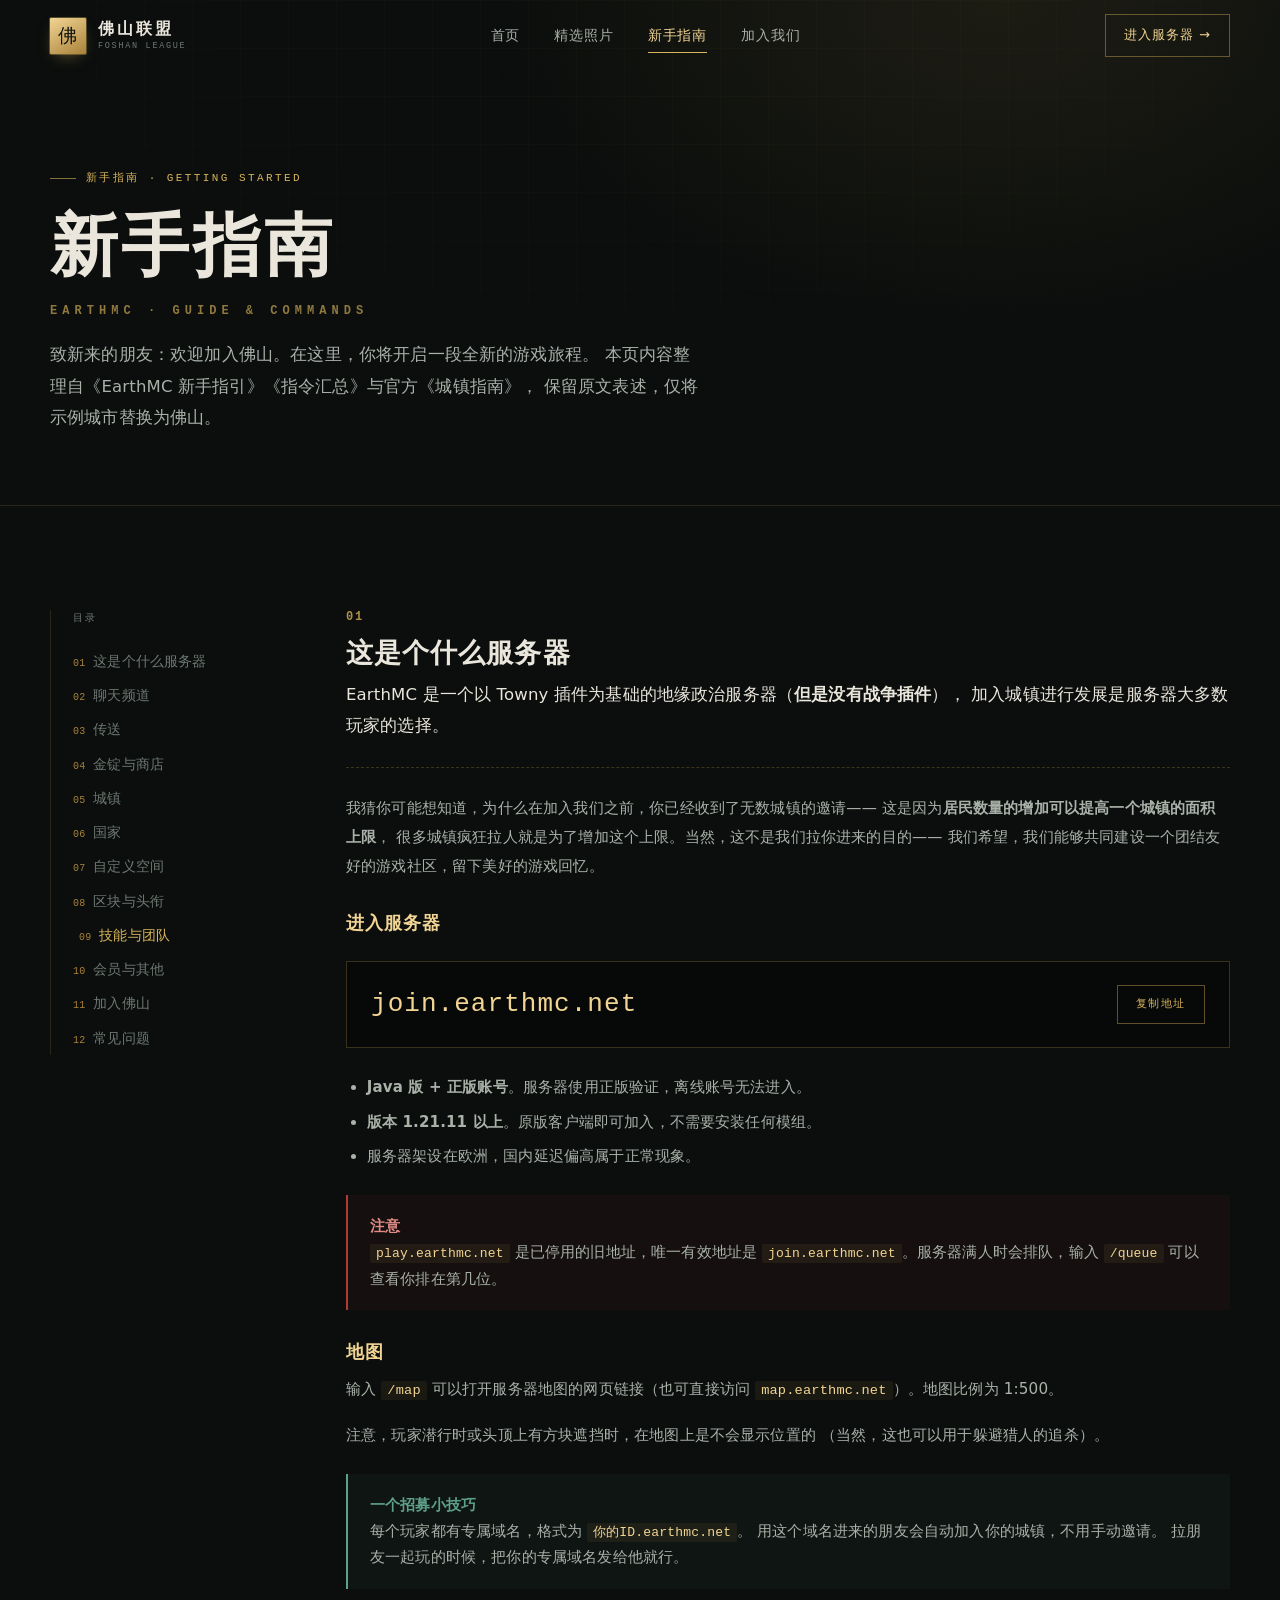
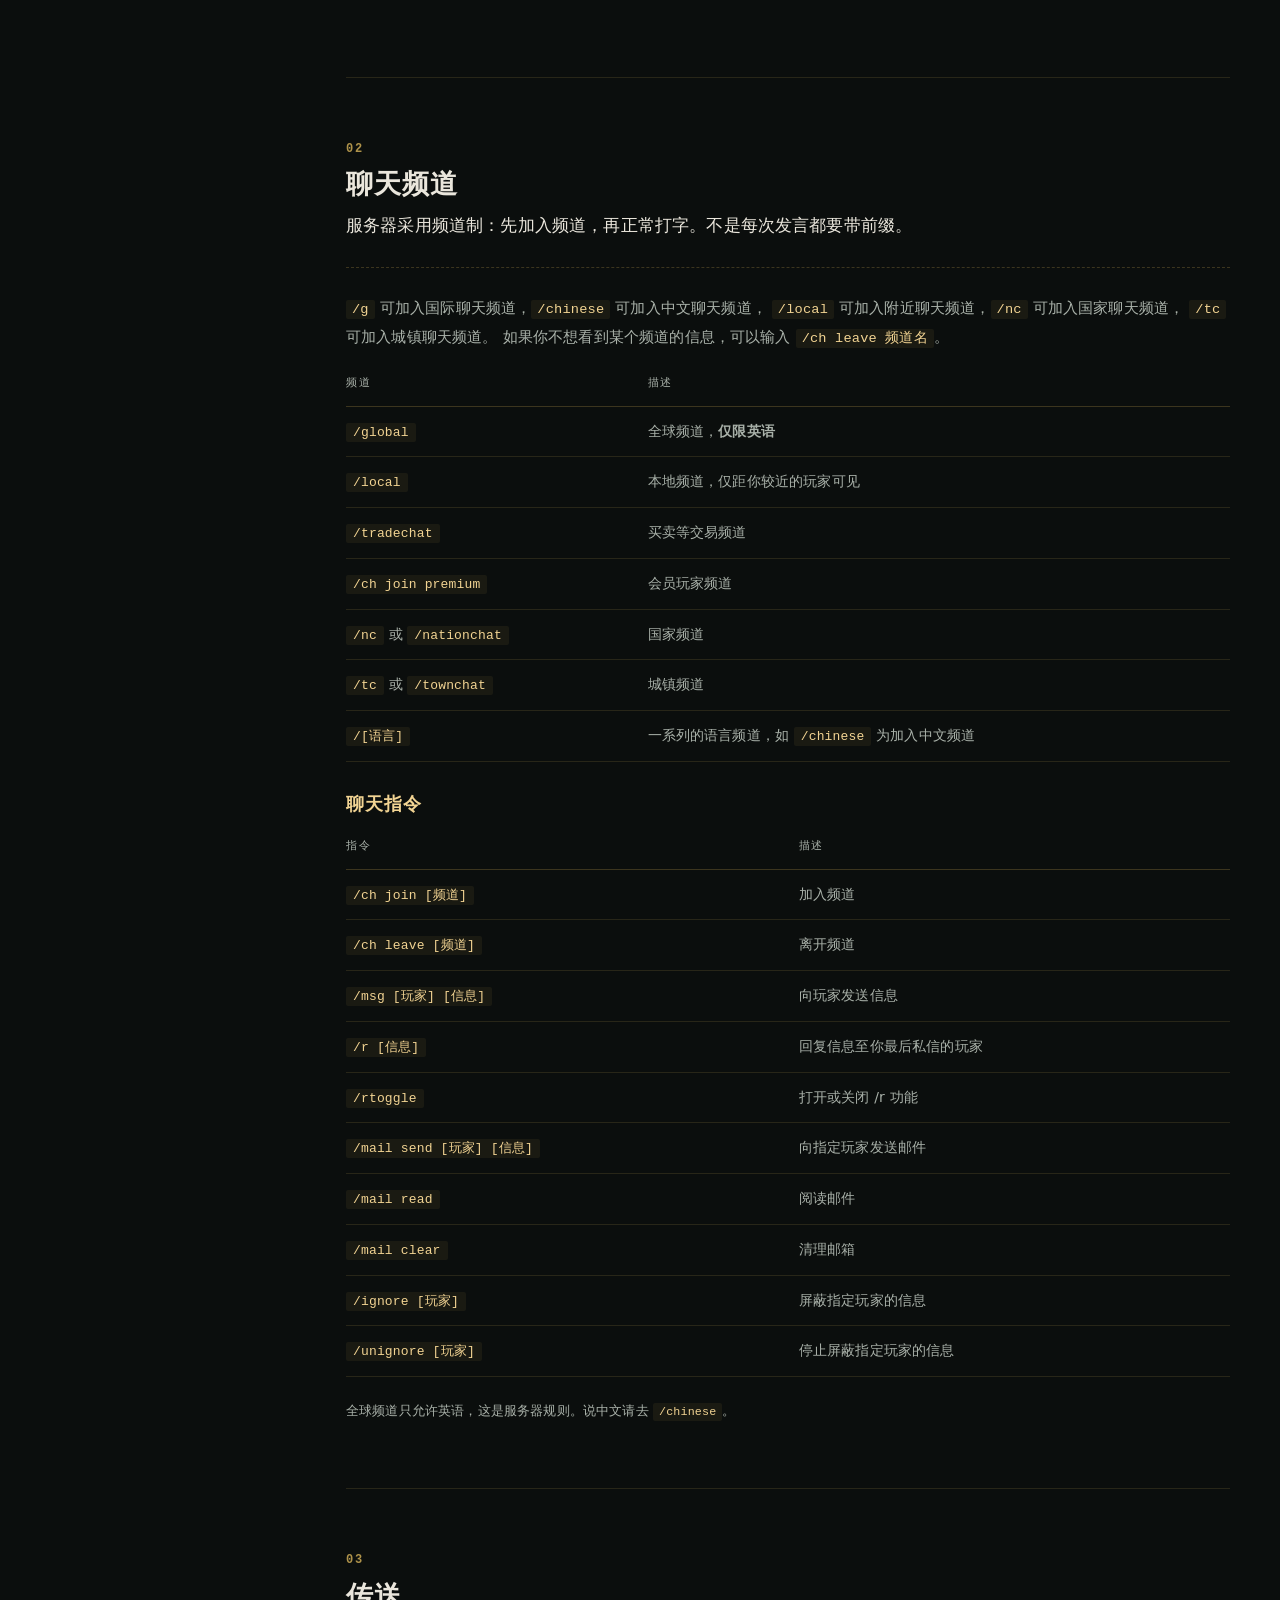
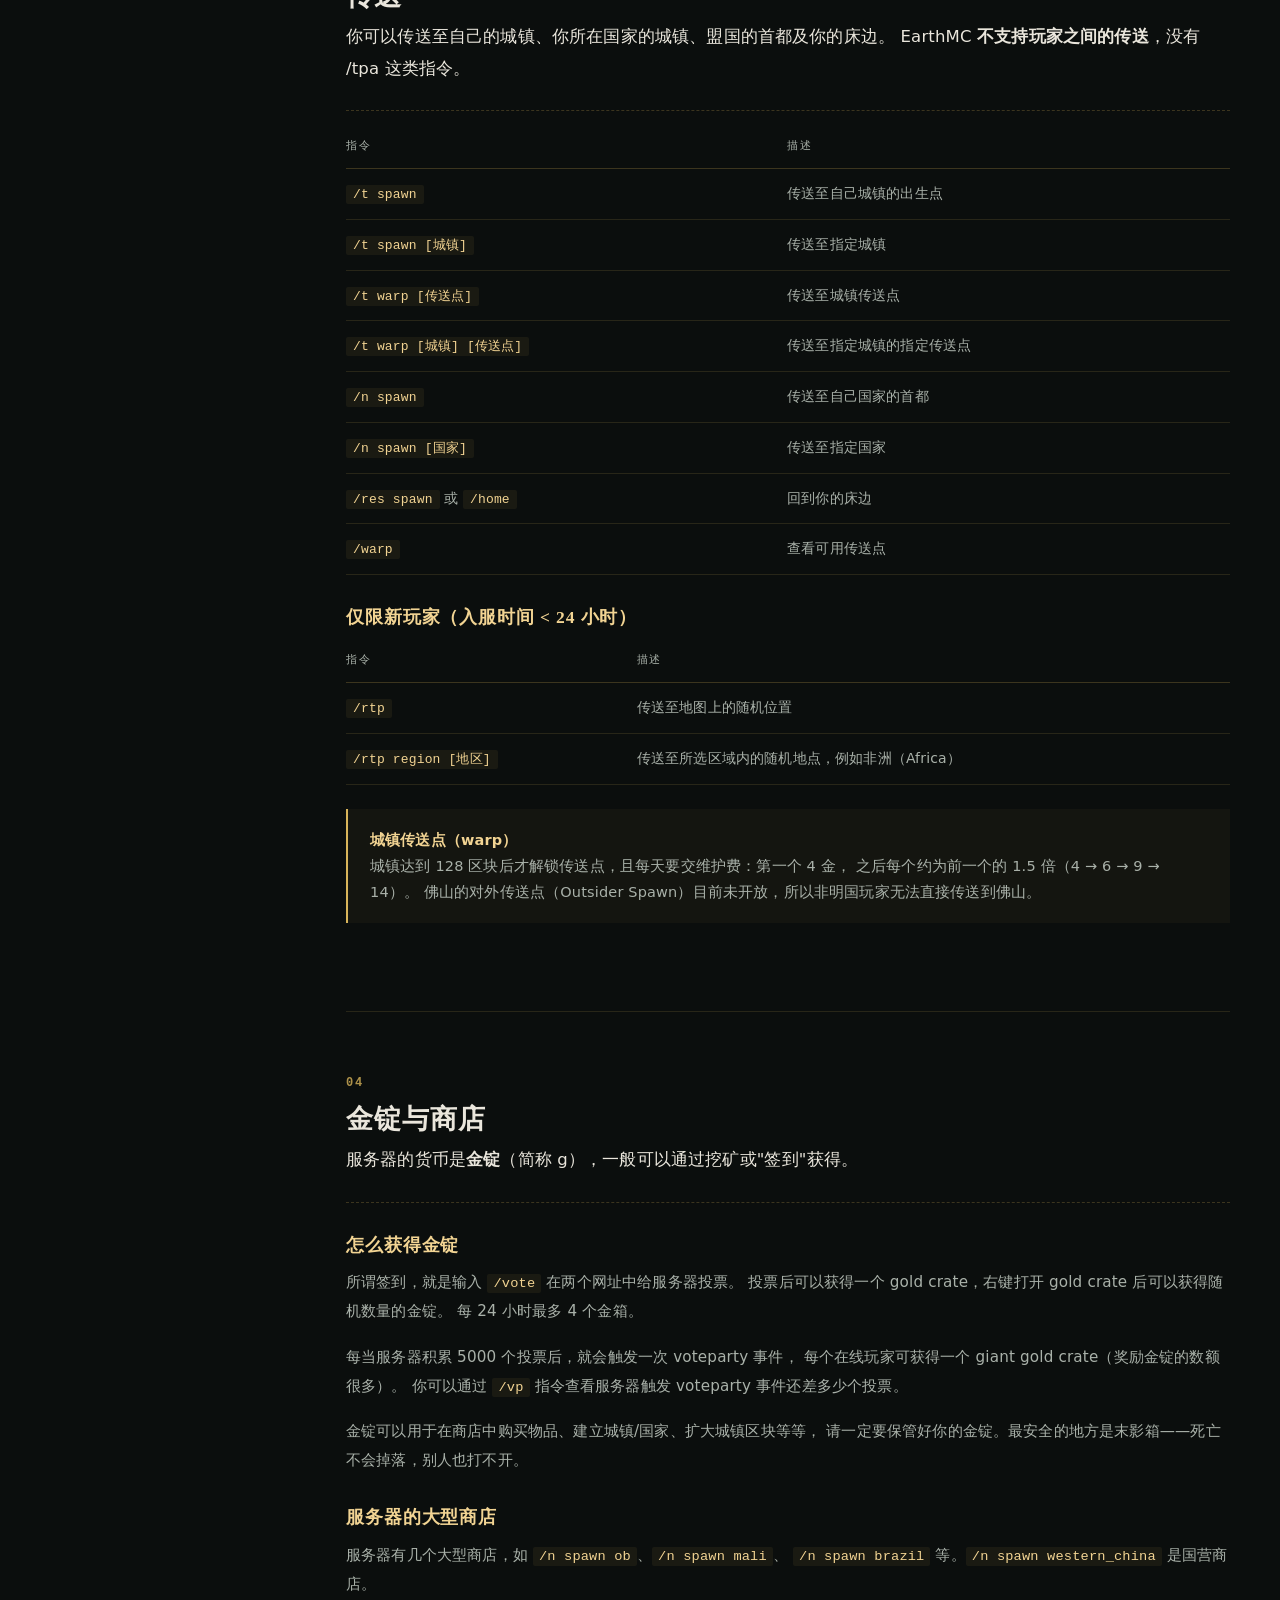
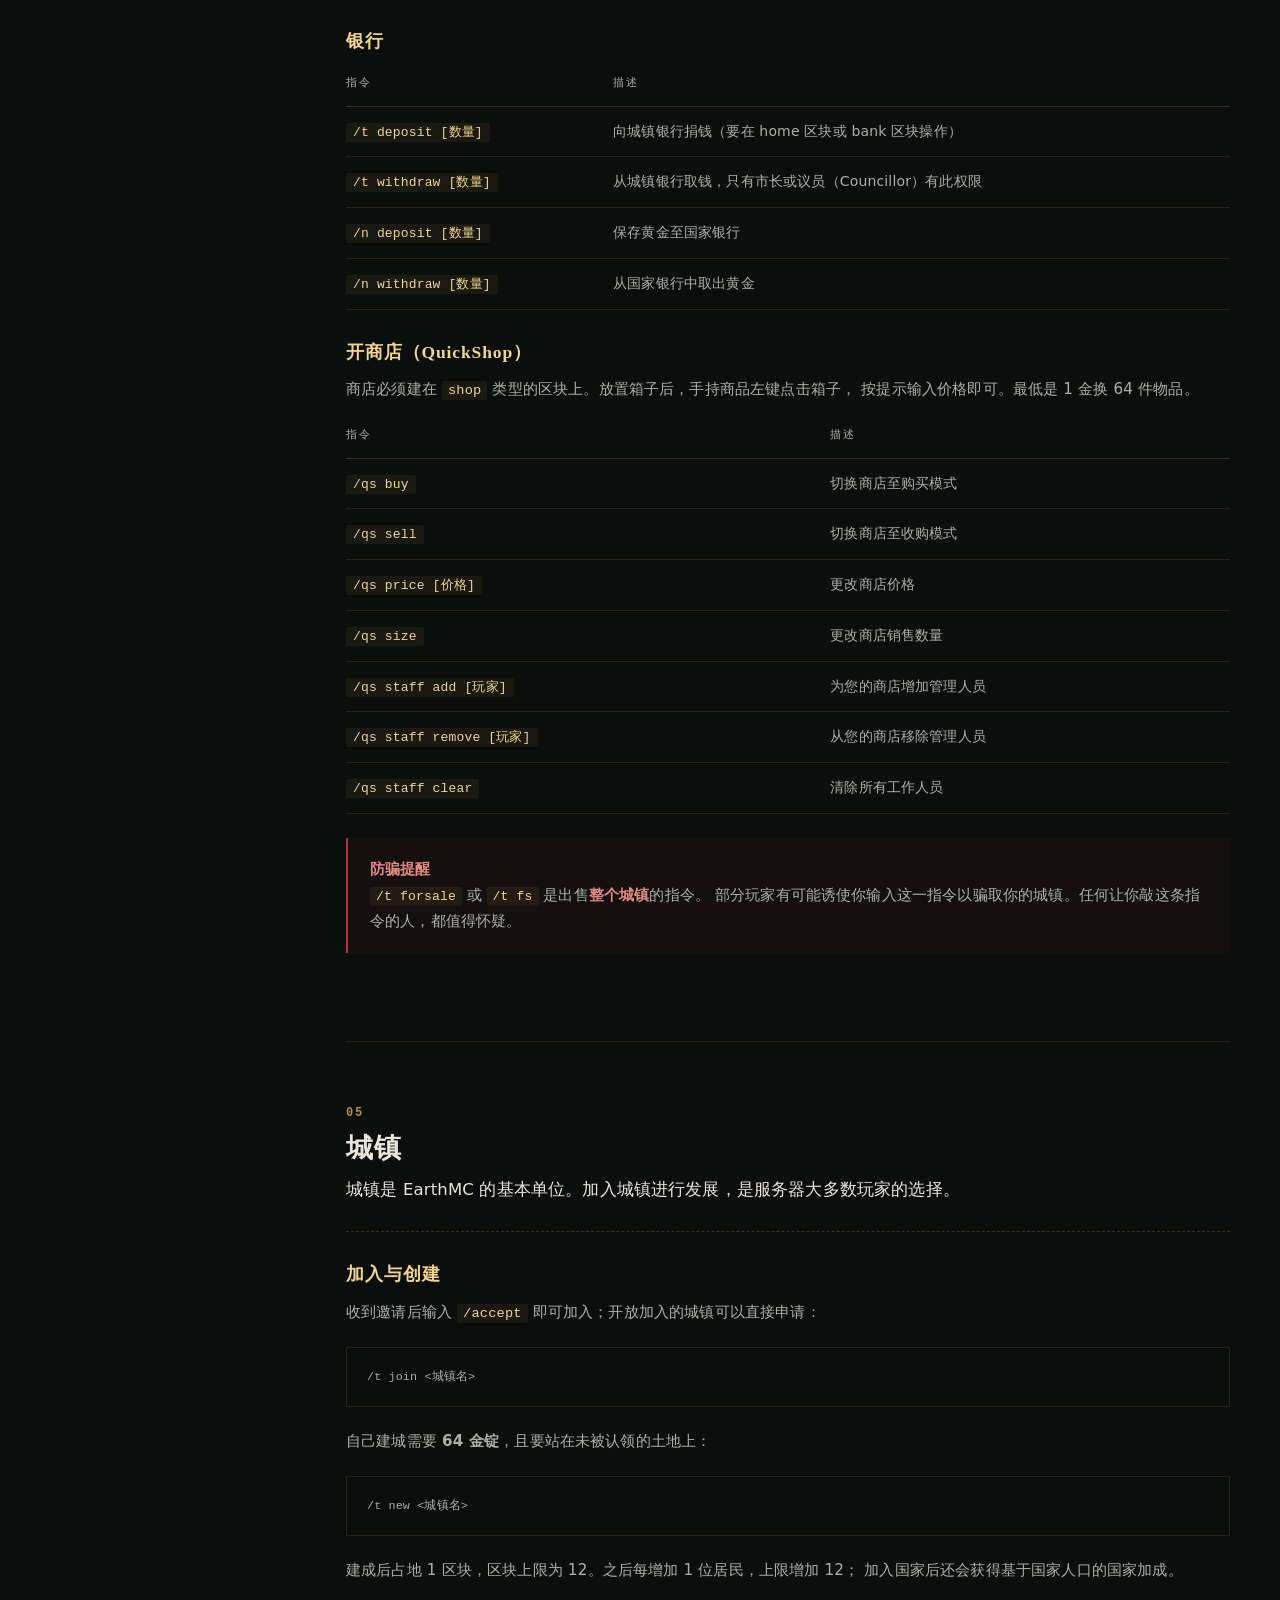
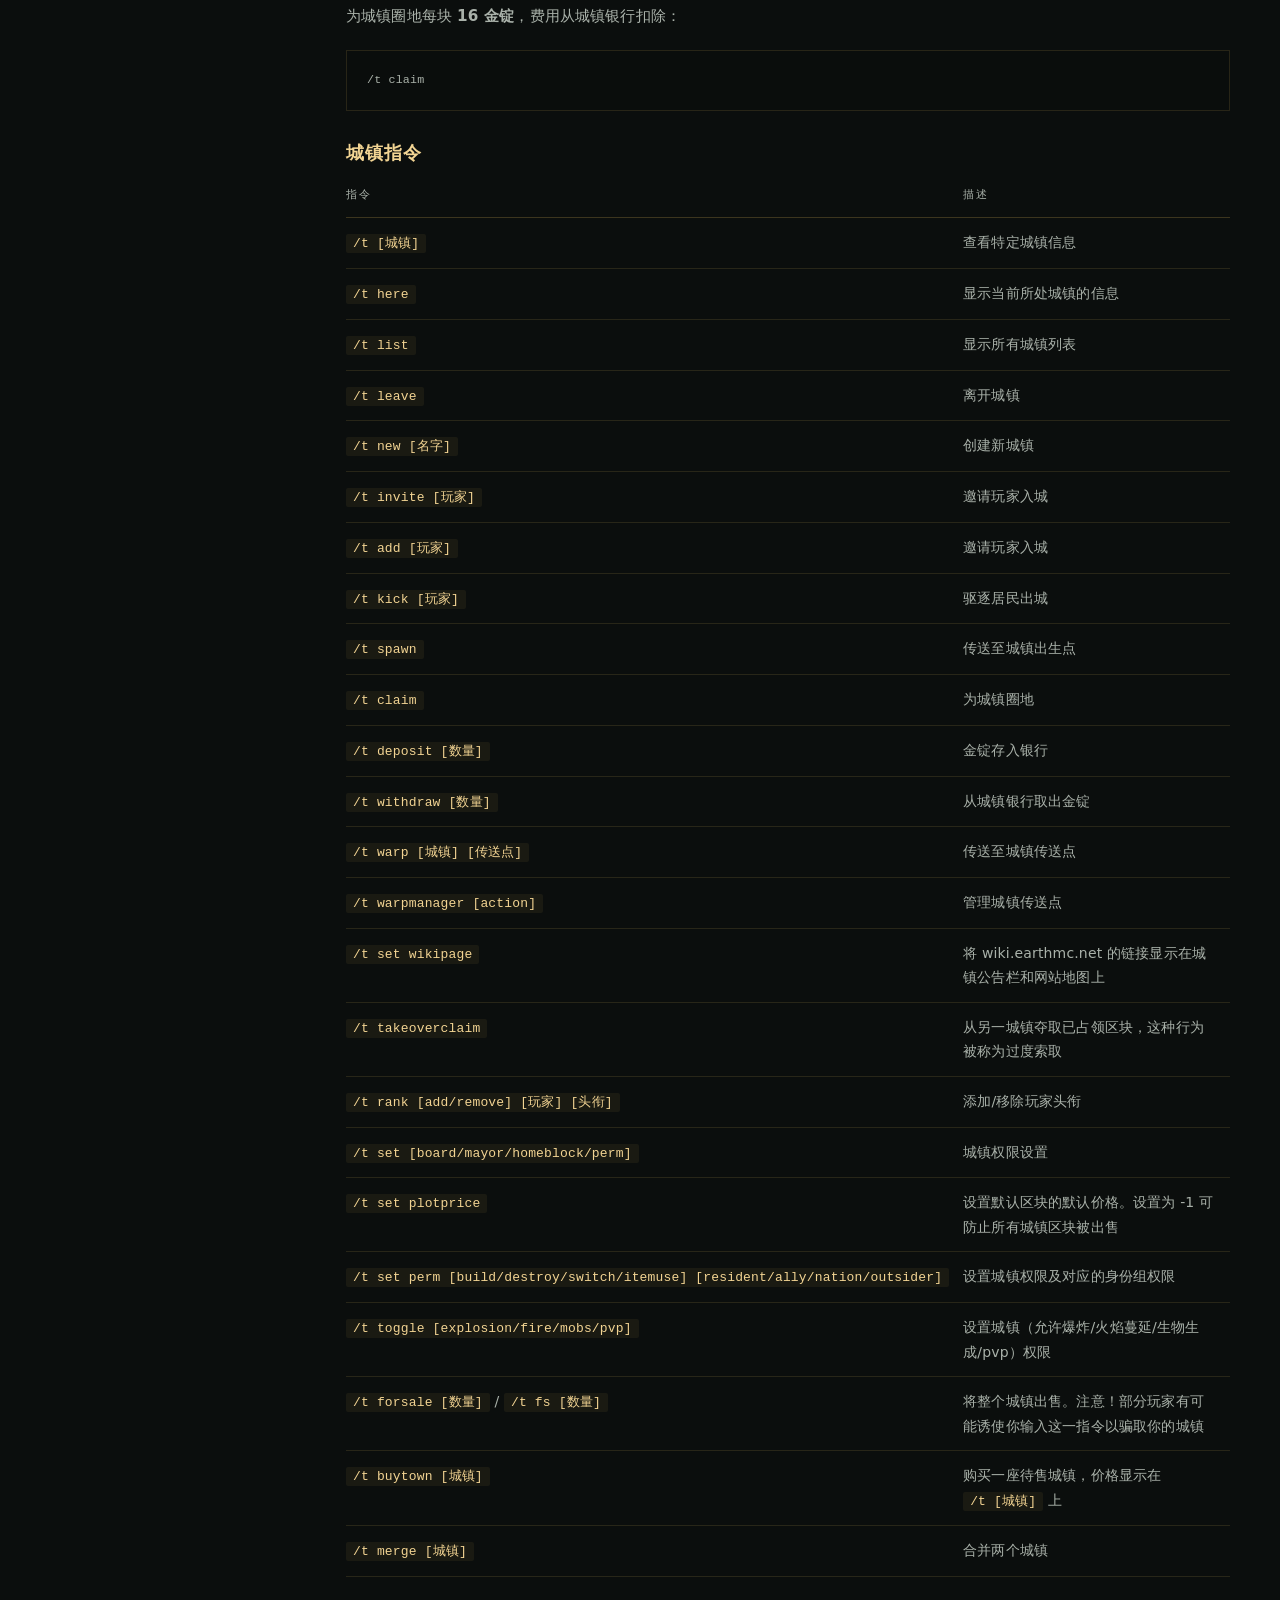
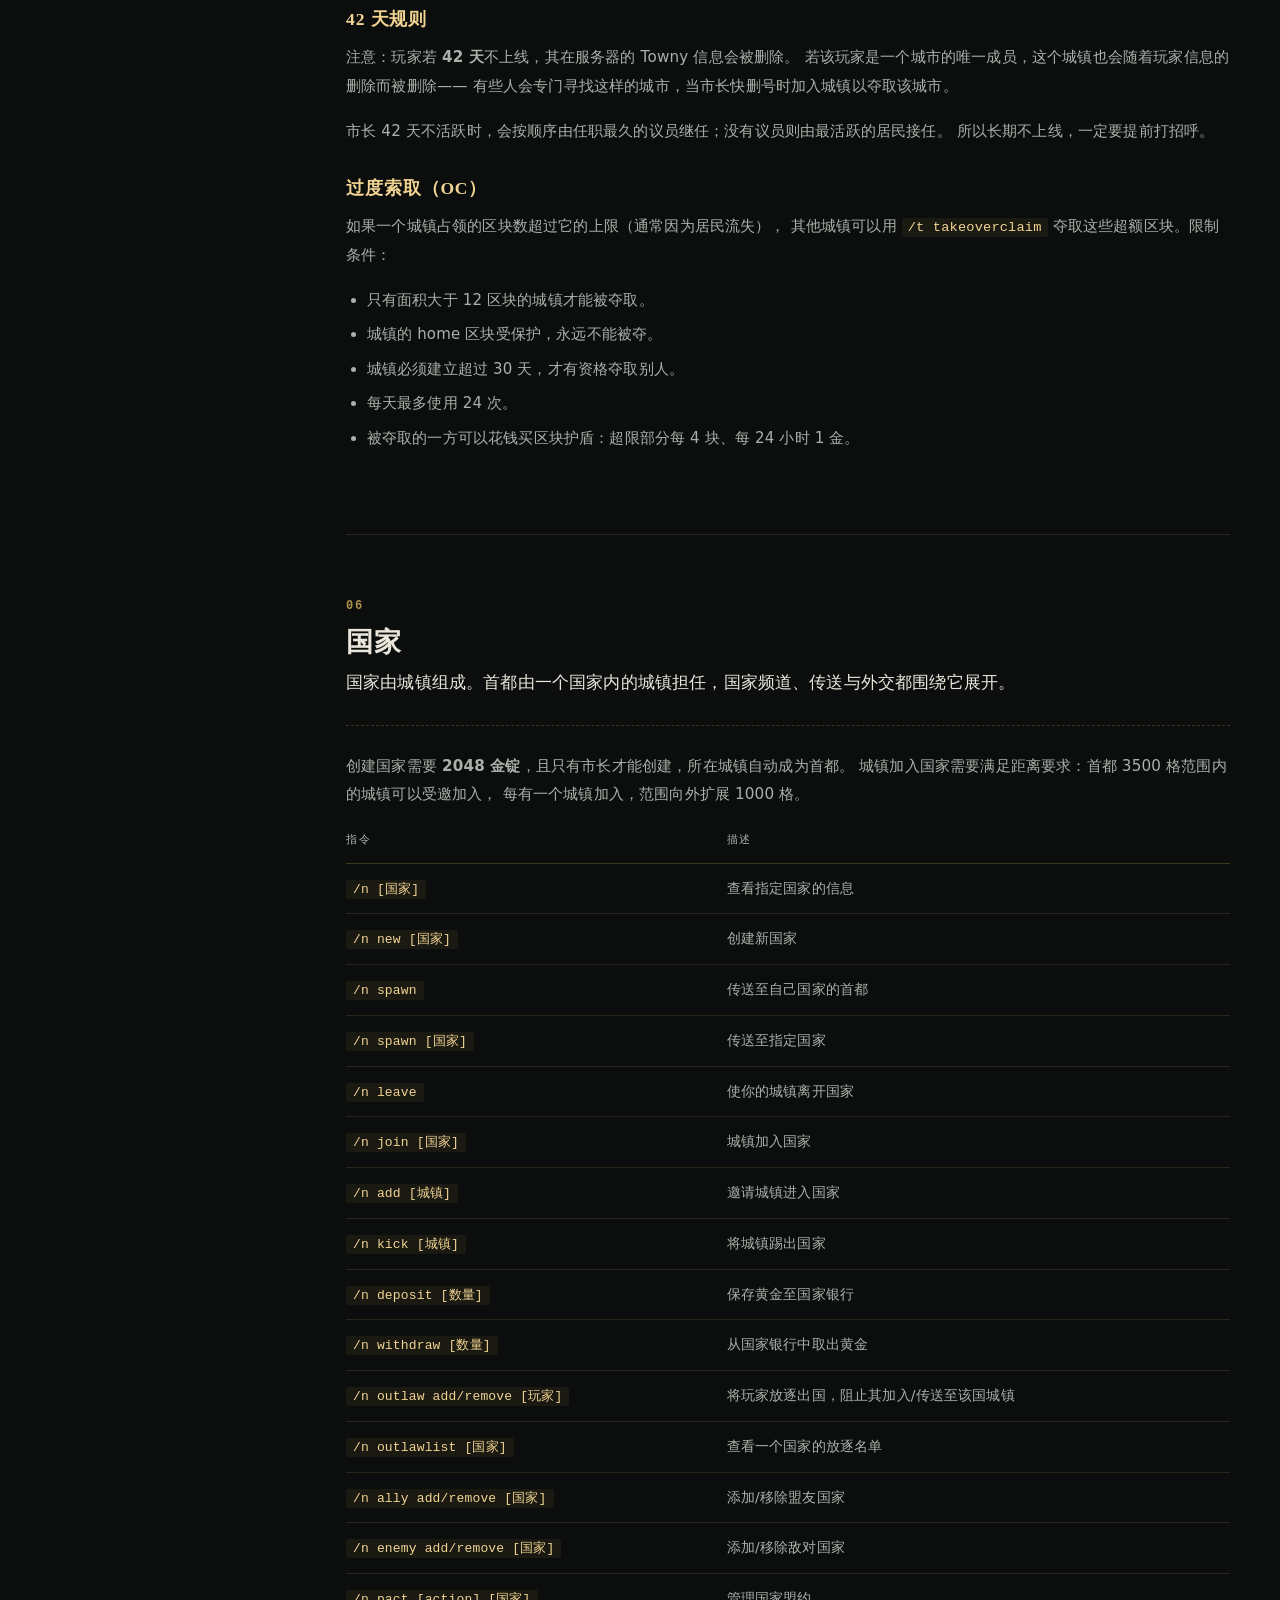
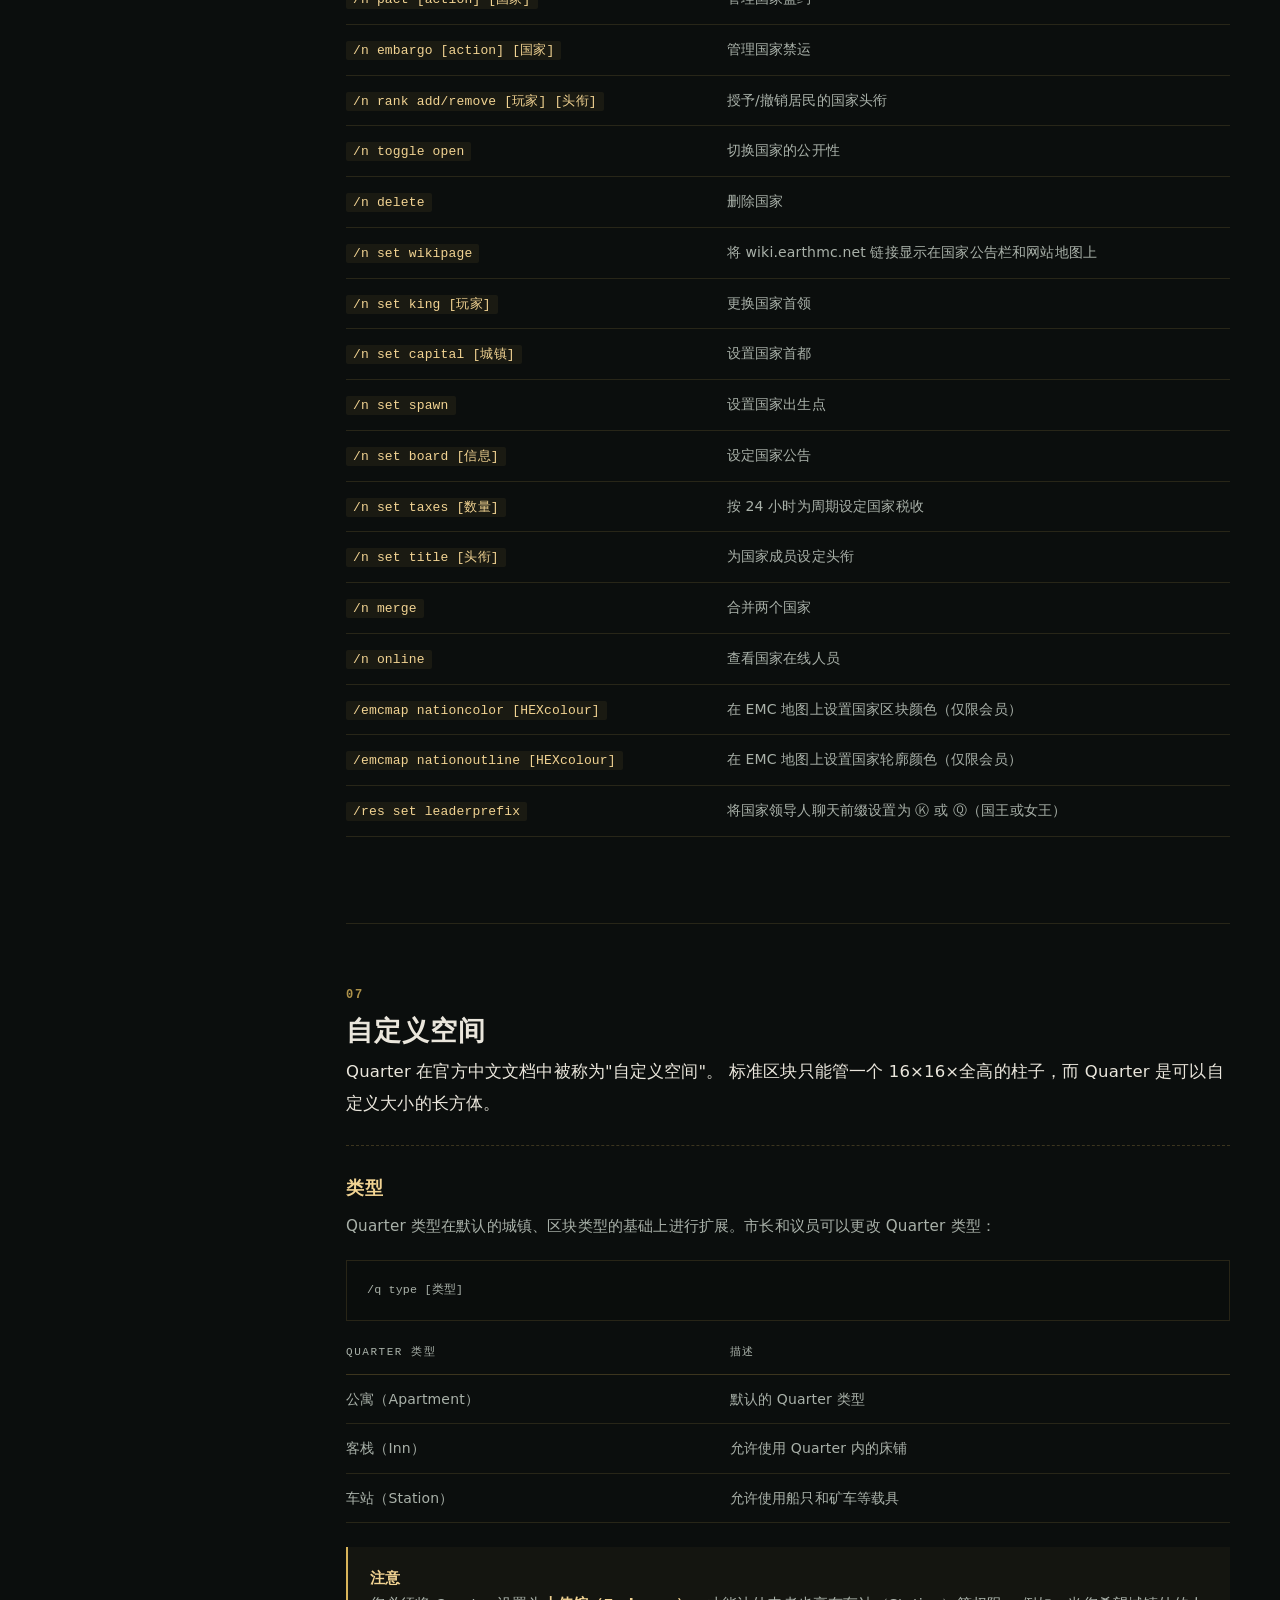
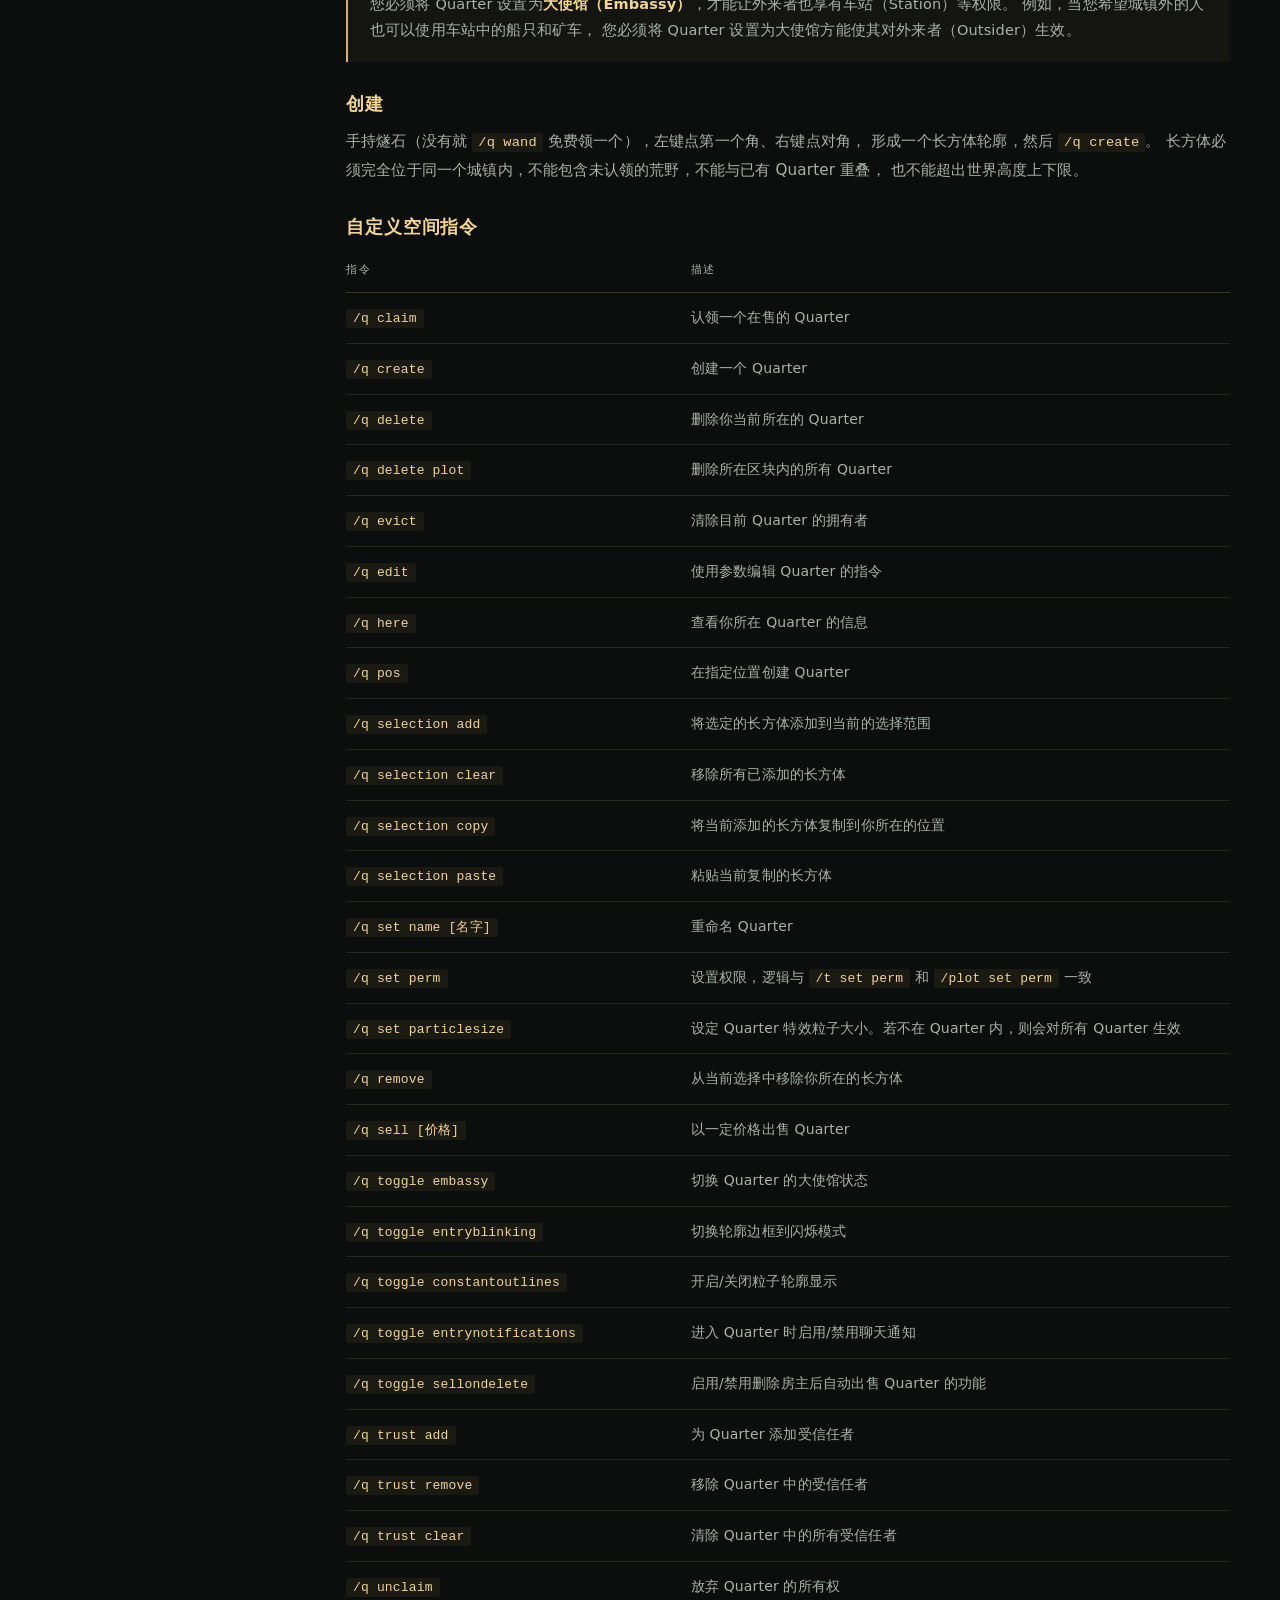
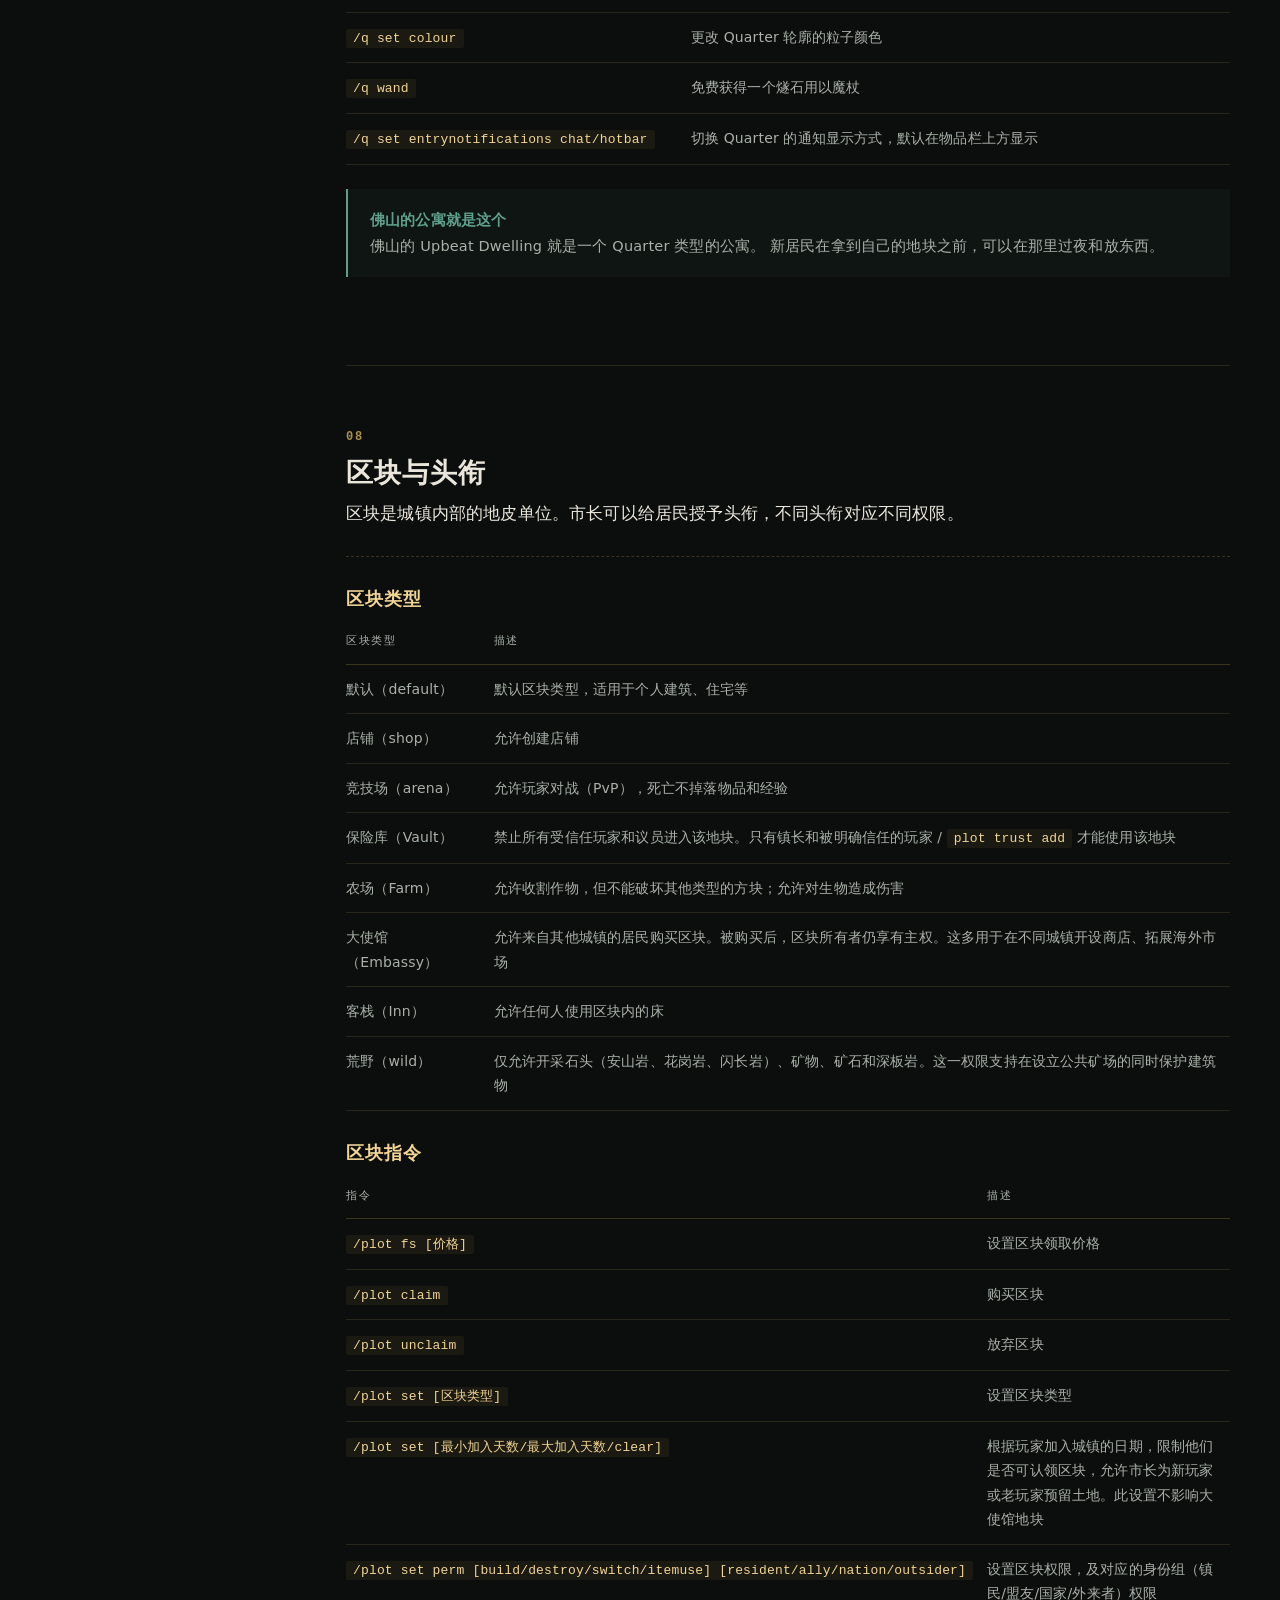
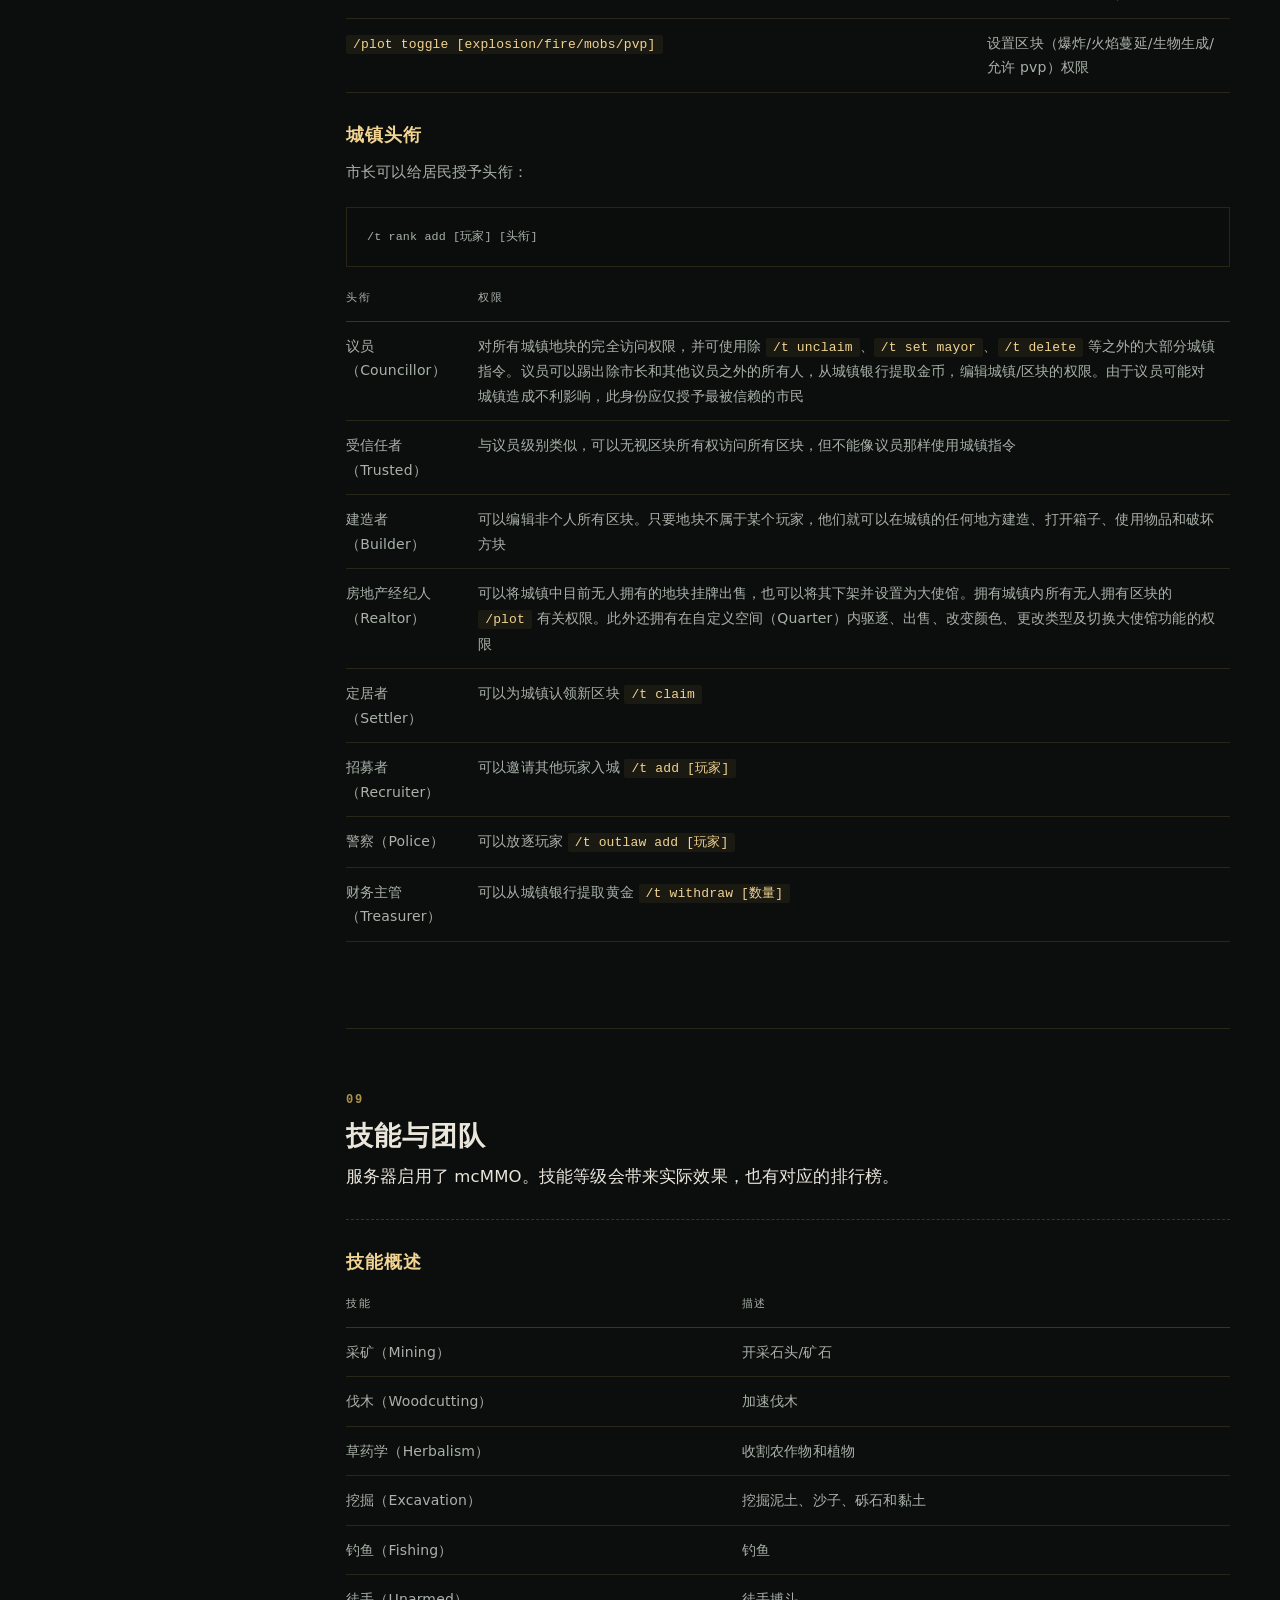
<file: guide.html>
<!DOCTYPE html>
<html lang="zh-CN">
<head>
<meta charset="UTF-8">
<meta name="viewport" content="width=device-width, initial-scale=1">
<title>新手指南 · 佛山联盟</title>
<meta name="description" content="EarthMC 新手指南与完整指令手册：聊天频道、传送、金锭、城镇、国家、区块、自定义空间、技能与会员指令。">
<meta name="theme-color" content="#0b0e0d">
<meta property="og:title" content="新手指南 · EarthMC 入门与指令手册">
<meta property="og:description" content="从基本玩法到完整指令表，一页看完。">
<link rel="icon" href="assets/img/favicon.ico" sizes="any">
<link rel="icon" type="image/png" sizes="512x512" href="assets/img/foshan-logo-512.png">
<link rel="apple-touch-icon" href="assets/img/foshan-logo-180.png">
<link rel="stylesheet" href="assets/css/style.css">
<script src="assets/js/placeholder.js"></script>
</head>
<body data-page="guide">

<header class="site-header">
  <div class="header-inner">
    <a class="brand" href="index.html" aria-label="佛山首页">
      <span class="brand-mark">佛</span>
      <span class="brand-text"><b>佛山联盟</b><i>FOSHAN LEAGUE</i></span>
    </a>
    <nav class="nav" id="nav">
      <a href="index.html">首页</a>
      <a href="photos.html">精选照片</a>
      <a href="guide.html" class="is-active">新手指南</a>
      <a href="join.html">加入我们</a>
    </nav>
    <a class="header-cta" href="join.html">进入服务器 →</a>
    <button class="nav-toggle" aria-label="打开菜单" aria-expanded="false" aria-controls="nav">
      <span></span><span></span><span></span>
    </button>
  </div>
</header>

<section class="page-hero">
  <div class="wrap">
    <p class="eyebrow">新手指南 · Getting Started</p>
    <h1 class="page-title">新手指南<small>EARTHMC · GUIDE &amp; COMMANDS</small></h1>
    <p class="page-desc">
      致新来的朋友：欢迎加入佛山。在这里，你将开启一段全新的游戏旅程。
      本页内容整理自《EarthMC 新手指引》《指令汇总》与官方《城镇指南》，
      保留原文表述，仅将示例城市替换为佛山。
    </p>
  </div>
</section>

<section class="section">
  <div class="wrap">
    <div class="guide-layout">

      <!-- ---------- TOC ---------- -->
      <aside class="toc" aria-label="目录">
        <p class="toc-title">目录</p>
        <a href="#what"><span class="toc-num">01</span>这是个什么服务器</a>
        <a href="#chat"><span class="toc-num">02</span>聊天频道</a>
        <a href="#teleport"><span class="toc-num">03</span>传送</a>
        <a href="#gold"><span class="toc-num">04</span>金锭与商店</a>
        <a href="#town"><span class="toc-num">05</span>城镇</a>
        <a href="#nation"><span class="toc-num">06</span>国家</a>
        <a href="#quarter"><span class="toc-num">07</span>自定义空间</a>
        <a href="#plot"><span class="toc-num">08</span>区块与头衔</a>
        <a href="#skill"><span class="toc-num">09</span>技能与团队</a>
        <a href="#member"><span class="toc-num">10</span>会员与其他</a>
        <a href="#foshan"><span class="toc-num">11</span>加入佛山</a>
        <a href="#faq"><span class="toc-num">12</span>常见问题</a>
      </aside>

      <!-- ---------- BODY ---------- -->
      <div class="guide-body" id="guideBody">

        <!-- 01 -->
        <section id="what">
          <h2><span class="h2-num">01</span>这是个什么服务器</h2>
          <p class="guide-lead">
            EarthMC 是一个以 Towny 插件为基础的地缘政治服务器（<b>但是没有战争插件</b>），
            加入城镇进行发展是服务器大多数玩家的选择。
          </p>

          <p>
            我猜你可能想知道，为什么在加入我们之前，你已经收到了无数城镇的邀请——
            这是因为<b>居民数量的增加可以提高一个城镇的面积上限</b>，
            很多城镇疯狂拉人就是为了增加这个上限。当然，这不是我们拉你进来的目的——
            我们希望，我们能够共同建设一个团结友好的游戏社区，留下美好的游戏回忆。
          </p>

          <h3>进入服务器</h3>
          <div class="ip-block">
            <span class="ip-value">join.earthmc.net</span>
            <button class="copy-btn" data-copy="join.earthmc.net">复制地址</button>
          </div>

          <ul>
            <li><b>Java 版 + 正版账号</b>。服务器使用正版验证，离线账号无法进入。</li>
            <li><b>版本 1.21.11 以上</b>。原版客户端即可加入，不需要安装任何模组。</li>
            <li>服务器架设在欧洲，国内延迟偏高属于正常现象。</li>
          </ul>

          <div class="callout callout--danger">
            <b>注意</b><br>
            <code>play.earthmc.net</code> 是已停用的旧地址，唯一有效地址是
            <code>join.earthmc.net</code>。服务器满人时会排队，输入 <code>/queue</code>
            可以查看你排在第几位。
          </div>

          <h3>地图</h3>
          <p>
            输入 <code>/map</code> 可以打开服务器地图的网页链接（也可直接访问
            <code>map.earthmc.net</code>）。地图比例为 1:500。
          </p>
          <p>
            注意，玩家潜行时或头顶上有方块遮挡时，在地图上是不会显示位置的
            （当然，这也可以用于躲避猎人的追杀）。
          </p>

          <div class="callout callout--jade">
            <b>一个招募小技巧</b><br>
            每个玩家都有专属域名，格式为 <code>你的ID.earthmc.net</code>。
            用这个域名进来的朋友会自动加入你的城镇，不用手动邀请。
            拉朋友一起玩的时候，把你的专属域名发给他就行。
          </div>
        </section>

        <!-- 02 -->
        <section id="chat">
          <h2><span class="h2-num">02</span>聊天频道</h2>
          <p class="guide-lead">
            服务器采用频道制：先加入频道，再正常打字。不是每次发言都要带前缀。
          </p>

          <p>
            <code>/g</code> 可加入国际聊天频道，<code>/chinese</code> 可加入中文聊天频道，
            <code>/local</code> 可加入附近聊天频道，<code>/nc</code> 可加入国家聊天频道，
            <code>/tc</code> 可加入城镇聊天频道。
            如果你不想看到某个频道的信息，可以输入 <code>/ch leave 频道名</code>。
          </p>

          <table class="cmd-table">
            <thead><tr><th>频道</th><th>描述</th></tr></thead>
            <tbody>
              <tr><td><code>/global</code></td><td>全球频道，<b>仅限英语</b></td></tr>
              <tr><td><code>/local</code></td><td>本地频道，仅距你较近的玩家可见</td></tr>
              <tr><td><code>/tradechat</code></td><td>买卖等交易频道</td></tr>
              <tr><td><code>/ch join premium</code></td><td>会员玩家频道</td></tr>
              <tr><td><code>/nc</code> 或 <code>/nationchat</code></td><td>国家频道</td></tr>
              <tr><td><code>/tc</code> 或 <code>/townchat</code></td><td>城镇频道</td></tr>
              <tr><td><code>/[语言]</code></td><td>一系列的语言频道，如 <code>/chinese</code> 为加入中文频道</td></tr>
            </tbody>
          </table>

          <h3>聊天指令</h3>
          <table class="cmd-table">
            <thead><tr><th>指令</th><th>描述</th></tr></thead>
            <tbody>
              <tr><td><code>/ch join [频道]</code></td><td>加入频道</td></tr>
              <tr><td><code>/ch leave [频道]</code></td><td>离开频道</td></tr>
              <tr><td><code>/msg [玩家] [信息]</code></td><td>向玩家发送信息</td></tr>
              <tr><td><code>/r [信息]</code></td><td>回复信息至你最后私信的玩家</td></tr>
              <tr><td><code>/rtoggle</code></td><td>打开或关闭 /r 功能</td></tr>
              <tr><td><code>/mail send [玩家] [信息]</code></td><td>向指定玩家发送邮件</td></tr>
              <tr><td><code>/mail read</code></td><td>阅读邮件</td></tr>
              <tr><td><code>/mail clear</code></td><td>清理邮箱</td></tr>
              <tr><td><code>/ignore [玩家]</code></td><td>屏蔽指定玩家的信息</td></tr>
              <tr><td><code>/unignore [玩家]</code></td><td>停止屏蔽指定玩家的信息</td></tr>
            </tbody>
          </table>
          <p class="muted" style="font-size: 13px;">全球频道只允许英语，这是服务器规则。说中文请去 <code>/chinese</code>。</p>
        </section>

        <!-- 03 -->
        <section id="teleport">
          <h2><span class="h2-num">03</span>传送</h2>
          <p class="guide-lead">
            你可以传送至自己的城镇、你所在国家的城镇、盟国的首都及你的床边。
            EarthMC <b>不支持玩家之间的传送</b>，没有 /tpa 这类指令。
          </p>

          <table class="cmd-table">
            <thead><tr><th>指令</th><th>描述</th></tr></thead>
            <tbody>
              <tr><td><code>/t spawn</code></td><td>传送至自己城镇的出生点</td></tr>
              <tr><td><code>/t spawn [城镇]</code></td><td>传送至指定城镇</td></tr>
              <tr><td><code>/t warp [传送点]</code></td><td>传送至城镇传送点</td></tr>
              <tr><td><code>/t warp [城镇] [传送点]</code></td><td>传送至指定城镇的指定传送点</td></tr>
              <tr><td><code>/n spawn</code></td><td>传送至自己国家的首都</td></tr>
              <tr><td><code>/n spawn [国家]</code></td><td>传送至指定国家</td></tr>
              <tr><td><code>/res spawn</code> 或 <code>/home</code></td><td>回到你的床边</td></tr>
              <tr><td><code>/warp</code></td><td>查看可用传送点</td></tr>
            </tbody>
          </table>

          <h3>仅限新玩家（入服时间 &lt; 24 小时）</h3>
          <table class="cmd-table">
            <thead><tr><th>指令</th><th>描述</th></tr></thead>
            <tbody>
              <tr><td><code>/rtp</code></td><td>传送至地图上的随机位置</td></tr>
              <tr><td><code>/rtp region [地区]</code></td><td>传送至所选区域内的随机地点，例如非洲（Africa）</td></tr>
            </tbody>
          </table>

          <div class="callout">
            <b>城镇传送点（warp）</b><br>
            城镇达到 128 区块后才解锁传送点，且每天要交维护费：第一个 4 金，
            之后每个约为前一个的 1.5 倍（4 → 6 → 9 → 14）。
            佛山的对外传送点（Outsider Spawn）目前未开放，所以非明国玩家无法直接传送到佛山。
          </div>
        </section>

        <!-- 04 -->
        <section id="gold">
          <h2><span class="h2-num">04</span>金锭与商店</h2>
          <p class="guide-lead">
            服务器的货币是<b>金锭</b>（简称 g），一般可以通过挖矿或"签到"获得。
          </p>

          <h3>怎么获得金锭</h3>
          <p>
            所谓签到，就是输入 <code>/vote</code> 在两个网址中给服务器投票。
            投票后可以获得一个 gold crate，右键打开 gold crate 后可以获得随机数量的金锭。
            每 24 小时最多 4 个金箱。
          </p>
          <p>
            每当服务器积累 5000 个投票后，就会触发一次 voteparty 事件，
            每个在线玩家可获得一个 giant gold crate（奖励金锭的数额很多）。
            你可以通过 <code>/vp</code> 指令查看服务器触发 voteparty 事件还差多少个投票。
          </p>
          <p>
            金锭可以用于在商店中购买物品、建立城镇/国家、扩大城镇区块等等，
            请一定要保管好你的金锭。最安全的地方是末影箱——死亡不会掉落，别人也打不开。
          </p>

          <h3>服务器的大型商店</h3>
          <p>
            服务器有几个大型商店，如 <code>/n spawn ob</code>、<code>/n spawn mali</code>、
            <code>/n spawn brazil</code> 等。<code>/n spawn western_china</code> 是国营商店。
          </p>

          <h3>银行</h3>
          <table class="cmd-table">
            <thead><tr><th>指令</th><th>描述</th></tr></thead>
            <tbody>
              <tr><td><code>/t deposit [数量]</code></td><td>向城镇银行捐钱（要在 home 区块或 bank 区块操作）</td></tr>
              <tr><td><code>/t withdraw [数量]</code></td><td>从城镇银行取钱，只有市长或议员（Councillor）有此权限</td></tr>
              <tr><td><code>/n deposit [数量]</code></td><td>保存黄金至国家银行</td></tr>
              <tr><td><code>/n withdraw [数量]</code></td><td>从国家银行中取出黄金</td></tr>
            </tbody>
          </table>

          <h3>开商店（QuickShop）</h3>
          <p>
            商店必须建在 <code>shop</code> 类型的区块上。放置箱子后，手持商品左键点击箱子，
            按提示输入价格即可。最低是 1 金换 64 件物品。
          </p>
          <table class="cmd-table">
            <thead><tr><th>指令</th><th>描述</th></tr></thead>
            <tbody>
              <tr><td><code>/qs buy</code></td><td>切换商店至购买模式</td></tr>
              <tr><td><code>/qs sell</code></td><td>切换商店至收购模式</td></tr>
              <tr><td><code>/qs price [价格]</code></td><td>更改商店价格</td></tr>
              <tr><td><code>/qs size</code></td><td>更改商店销售数量</td></tr>
              <tr><td><code>/qs staff add [玩家]</code></td><td>为您的商店增加管理人员</td></tr>
              <tr><td><code>/qs staff remove [玩家]</code></td><td>从您的商店移除管理人员</td></tr>
              <tr><td><code>/qs staff clear</code></td><td>清除所有工作人员</td></tr>
            </tbody>
          </table>

          <div class="callout callout--danger">
            <b>防骗提醒</b><br>
            <code>/t forsale</code> 或 <code>/t fs</code> 是出售<b>整个城镇</b>的指令。
            部分玩家有可能诱使你输入这一指令以骗取你的城镇。任何让你敲这条指令的人，都值得怀疑。
          </div>
        </section>

        <!-- 05 -->
        <section id="town">
          <h2><span class="h2-num">05</span>城镇</h2>
          <p class="guide-lead">
            城镇是 EarthMC 的基本单位。加入城镇进行发展，是服务器大多数玩家的选择。
          </p>

          <h3>加入与创建</h3>
          <p>收到邀请后输入 <code>/accept</code> 即可加入；开放加入的城镇可以直接申请：</p>
          <pre><code>/t join &lt;城镇名&gt;</code></pre>
          <p>自己建城需要 <b>64 金锭</b>，且要站在未被认领的土地上：</p>
          <pre><code>/t new &lt;城镇名&gt;</code></pre>
          <p>
            建成后占地 1 区块，区块上限为 12。之后每增加 1 位居民，上限增加 12；
            加入国家后还会获得基于国家人口的国家加成。
          </p>
          <p>为城镇圈地每块 <b>16 金锭</b>，费用从城镇银行扣除：</p>
          <pre><code>/t claim</code></pre>

          <h3>城镇指令</h3>
          <table class="cmd-table">
            <thead><tr><th>指令</th><th>描述</th></tr></thead>
            <tbody>
              <tr><td><code>/t [城镇]</code></td><td>查看特定城镇信息</td></tr>
              <tr><td><code>/t here</code></td><td>显示当前所处城镇的信息</td></tr>
              <tr><td><code>/t list</code></td><td>显示所有城镇列表</td></tr>
              <tr><td><code>/t leave</code></td><td>离开城镇</td></tr>
              <tr><td><code>/t new [名字]</code></td><td>创建新城镇</td></tr>
              <tr><td><code>/t invite [玩家]</code></td><td>邀请玩家入城</td></tr>
              <tr><td><code>/t add [玩家]</code></td><td>邀请玩家入城</td></tr>
              <tr><td><code>/t kick [玩家]</code></td><td>驱逐居民出城</td></tr>
              <tr><td><code>/t spawn</code></td><td>传送至城镇出生点</td></tr>
              <tr><td><code>/t claim</code></td><td>为城镇圈地</td></tr>
              <tr><td><code>/t deposit [数量]</code></td><td>金锭存入银行</td></tr>
              <tr><td><code>/t withdraw [数量]</code></td><td>从城镇银行取出金锭</td></tr>
              <tr><td><code>/t warp [城镇] [传送点]</code></td><td>传送至城镇传送点</td></tr>
              <tr><td><code>/t warpmanager [action]</code></td><td>管理城镇传送点</td></tr>
              <tr><td><code>/t set wikipage</code></td><td>将 wiki.earthmc.net 的链接显示在城镇公告栏和网站地图上</td></tr>
              <tr><td><code>/t takeoverclaim</code></td><td>从另一城镇夺取已占领区块，这种行为被称为过度索取</td></tr>
              <tr><td><code>/t rank [add/remove] [玩家] [头衔]</code></td><td>添加/移除玩家头衔</td></tr>
              <tr><td><code>/t set [board/mayor/homeblock/perm]</code></td><td>城镇权限设置</td></tr>
              <tr><td><code>/t set plotprice</code></td><td>设置默认区块的默认价格。设置为 -1 可防止所有城镇区块被出售</td></tr>
              <tr><td><code>/t set perm [build/destroy/switch/itemuse] [resident/ally/nation/outsider]</code></td><td>设置城镇权限及对应的身份组权限</td></tr>
              <tr><td><code>/t toggle [explosion/fire/mobs/pvp]</code></td><td>设置城镇（允许爆炸/火焰蔓延/生物生成/pvp）权限</td></tr>
              <tr><td><code>/t forsale [数量]</code> / <code>/t fs [数量]</code></td><td>将整个城镇出售。注意！部分玩家有可能诱使你输入这一指令以骗取你的城镇</td></tr>
              <tr><td><code>/t buytown [城镇]</code></td><td>购买一座待售城镇，价格显示在 <code>/t [城镇]</code> 上</td></tr>
              <tr><td><code>/t merge [城镇]</code></td><td>合并两个城镇</td></tr>
            </tbody>
          </table>

          <h3>42 天规则</h3>
          <p>
            注意：玩家若 <b>42 天</b>不上线，其在服务器的 Towny 信息会被删除。
            若该玩家是一个城市的唯一成员，这个城镇也会随着玩家信息的删除而被删除——
            有些人会专门寻找这样的城市，当市长快删号时加入城镇以夺取该城市。
          </p>
          <p>
            市长 42 天不活跃时，会按顺序由任职最久的议员继任；没有议员则由最活跃的居民接任。
            所以长期不上线，一定要提前打招呼。
          </p>

          <h3>过度索取（OC）</h3>
          <p>
            如果一个城镇占领的区块数超过它的上限（通常因为居民流失），
            其他城镇可以用 <code>/t takeoverclaim</code> 夺取这些超额区块。限制条件：
          </p>
          <ul>
            <li>只有面积大于 12 区块的城镇才能被夺取。</li>
            <li>城镇的 home 区块受保护，永远不能被夺。</li>
            <li>城镇必须建立超过 30 天，才有资格夺取别人。</li>
            <li>每天最多使用 24 次。</li>
            <li>被夺取的一方可以花钱买区块护盾：超限部分每 4 块、每 24 小时 1 金。</li>
          </ul>
        </section>

        <!-- 06 -->
        <section id="nation">
          <h2><span class="h2-num">06</span>国家</h2>
          <p class="guide-lead">
            国家由城镇组成。首都由一个国家内的城镇担任，国家频道、传送与外交都围绕它展开。
          </p>

          <p>
            创建国家需要 <b>2048 金锭</b>，且只有市长才能创建，所在城镇自动成为首都。
            城镇加入国家需要满足距离要求：首都 3500 格范围内的城镇可以受邀加入，
            每有一个城镇加入，范围向外扩展 1000 格。
          </p>

          <table class="cmd-table">
            <thead><tr><th>指令</th><th>描述</th></tr></thead>
            <tbody>
              <tr><td><code>/n [国家]</code></td><td>查看指定国家的信息</td></tr>
              <tr><td><code>/n new [国家]</code></td><td>创建新国家</td></tr>
              <tr><td><code>/n spawn</code></td><td>传送至自己国家的首都</td></tr>
              <tr><td><code>/n spawn [国家]</code></td><td>传送至指定国家</td></tr>
              <tr><td><code>/n leave</code></td><td>使你的城镇离开国家</td></tr>
              <tr><td><code>/n join [国家]</code></td><td>城镇加入国家</td></tr>
              <tr><td><code>/n add [城镇]</code></td><td>邀请城镇进入国家</td></tr>
              <tr><td><code>/n kick [城镇]</code></td><td>将城镇踢出国家</td></tr>
              <tr><td><code>/n deposit [数量]</code></td><td>保存黄金至国家银行</td></tr>
              <tr><td><code>/n withdraw [数量]</code></td><td>从国家银行中取出黄金</td></tr>
              <tr><td><code>/n outlaw add/remove [玩家]</code></td><td>将玩家放逐出国，阻止其加入/传送至该国城镇</td></tr>
              <tr><td><code>/n outlawlist [国家]</code></td><td>查看一个国家的放逐名单</td></tr>
              <tr><td><code>/n ally add/remove [国家]</code></td><td>添加/移除盟友国家</td></tr>
              <tr><td><code>/n enemy add/remove [国家]</code></td><td>添加/移除敌对国家</td></tr>
              <tr><td><code>/n pact [action] [国家]</code></td><td>管理国家盟约</td></tr>
              <tr><td><code>/n embargo [action] [国家]</code></td><td>管理国家禁运</td></tr>
              <tr><td><code>/n rank add/remove [玩家] [头衔]</code></td><td>授予/撤销居民的国家头衔</td></tr>
              <tr><td><code>/n toggle open</code></td><td>切换国家的公开性</td></tr>
              <tr><td><code>/n delete</code></td><td>删除国家</td></tr>
              <tr><td><code>/n set wikipage</code></td><td>将 wiki.earthmc.net 链接显示在国家公告栏和网站地图上</td></tr>
              <tr><td><code>/n set king [玩家]</code></td><td>更换国家首领</td></tr>
              <tr><td><code>/n set capital [城镇]</code></td><td>设置国家首都</td></tr>
              <tr><td><code>/n set spawn</code></td><td>设置国家出生点</td></tr>
              <tr><td><code>/n set board [信息]</code></td><td>设定国家公告</td></tr>
              <tr><td><code>/n set taxes [数量]</code></td><td>按 24 小时为周期设定国家税收</td></tr>
              <tr><td><code>/n set title [头衔]</code></td><td>为国家成员设定头衔</td></tr>
              <tr><td><code>/n merge</code></td><td>合并两个国家</td></tr>
              <tr><td><code>/n online</code></td><td>查看国家在线人员</td></tr>
              <tr><td><code>/emcmap nationcolor [HEXcolour]</code></td><td>在 EMC 地图上设置国家区块颜色（仅限会员）</td></tr>
              <tr><td><code>/emcmap nationoutline [HEXcolour]</code></td><td>在 EMC 地图上设置国家轮廓颜色（仅限会员）</td></tr>
              <tr><td><code>/res set leaderprefix</code></td><td>将国家领导人聊天前缀设置为 Ⓚ 或 Ⓠ（国王或女王）</td></tr>
            </tbody>
          </table>
        </section>

        <!-- 07 -->
        <section id="quarter">
          <h2><span class="h2-num">07</span>自定义空间</h2>
          <p class="guide-lead">
            Quarter 在官方中文文档中被称为"自定义空间"。
            标准区块只能管一个 16×16×全高的柱子，而 Quarter 是可以自定义大小的长方体。
          </p>

          <h3>类型</h3>
          <p>Quarter 类型在默认的城镇、区块类型的基础上进行扩展。市长和议员可以更改 Quarter 类型：</p>
          <pre><code>/q type [类型]</code></pre>

          <table class="cmd-table">
            <thead><tr><th>Quarter 类型</th><th>描述</th></tr></thead>
            <tbody>
              <tr><td>公寓（Apartment）</td><td>默认的 Quarter 类型</td></tr>
              <tr><td>客栈（Inn）</td><td>允许使用 Quarter 内的床铺</td></tr>
              <tr><td>车站（Station）</td><td>允许使用船只和矿车等载具</td></tr>
            </tbody>
          </table>

          <div class="callout">
            <b>注意</b><br>
            您必须将 Quarter 设置为<b>大使馆（Embassy）</b>，才能让外来者也享有车站（Station）等权限。
            例如，当您希望城镇外的人也可以使用车站中的船只和矿车，
            您必须将 Quarter 设置为大使馆方能使其对外来者（Outsider）生效。
          </div>

          <h3>创建</h3>
          <p>
            手持燧石（没有就 <code>/q wand</code> 免费领一个），左键点第一个角、右键点对角，
            形成一个长方体轮廓，然后 <code>/q create</code>。
            长方体必须完全位于同一个城镇内，不能包含未认领的荒野，不能与已有 Quarter 重叠，
            也不能超出世界高度上下限。
          </p>

          <h3>自定义空间指令</h3>
          <table class="cmd-table">
            <thead><tr><th>指令</th><th>描述</th></tr></thead>
            <tbody>
              <tr><td><code>/q claim</code></td><td>认领一个在售的 Quarter</td></tr>
              <tr><td><code>/q create</code></td><td>创建一个 Quarter</td></tr>
              <tr><td><code>/q delete</code></td><td>删除你当前所在的 Quarter</td></tr>
              <tr><td><code>/q delete plot</code></td><td>删除所在区块内的所有 Quarter</td></tr>
              <tr><td><code>/q evict</code></td><td>清除目前 Quarter 的拥有者</td></tr>
              <tr><td><code>/q edit</code></td><td>使用参数编辑 Quarter 的指令</td></tr>
              <tr><td><code>/q here</code></td><td>查看你所在 Quarter 的信息</td></tr>
              <tr><td><code>/q pos</code></td><td>在指定位置创建 Quarter</td></tr>
              <tr><td><code>/q selection add</code></td><td>将选定的长方体添加到当前的选择范围</td></tr>
              <tr><td><code>/q selection clear</code></td><td>移除所有已添加的长方体</td></tr>
              <tr><td><code>/q selection copy</code></td><td>将当前添加的长方体复制到你所在的位置</td></tr>
              <tr><td><code>/q selection paste</code></td><td>粘贴当前复制的长方体</td></tr>
              <tr><td><code>/q set name [名字]</code></td><td>重命名 Quarter</td></tr>
              <tr><td><code>/q set perm</code></td><td>设置权限，逻辑与 <code>/t set perm</code> 和 <code>/plot set perm</code> 一致</td></tr>
              <tr><td><code>/q set particlesize</code></td><td>设定 Quarter 特效粒子大小。若不在 Quarter 内，则会对所有 Quarter 生效</td></tr>
              <tr><td><code>/q remove</code></td><td>从当前选择中移除你所在的长方体</td></tr>
              <tr><td><code>/q sell [价格]</code></td><td>以一定价格出售 Quarter</td></tr>
              <tr><td><code>/q toggle embassy</code></td><td>切换 Quarter 的大使馆状态</td></tr>
              <tr><td><code>/q toggle entryblinking</code></td><td>切换轮廓边框到闪烁模式</td></tr>
              <tr><td><code>/q toggle constantoutlines</code></td><td>开启/关闭粒子轮廓显示</td></tr>
              <tr><td><code>/q toggle entrynotifications</code></td><td>进入 Quarter 时启用/禁用聊天通知</td></tr>
              <tr><td><code>/q toggle sellondelete</code></td><td>启用/禁用删除房主后自动出售 Quarter 的功能</td></tr>
              <tr><td><code>/q trust add</code></td><td>为 Quarter 添加受信任者</td></tr>
              <tr><td><code>/q trust remove</code></td><td>移除 Quarter 中的受信任者</td></tr>
              <tr><td><code>/q trust clear</code></td><td>清除 Quarter 中的所有受信任者</td></tr>
              <tr><td><code>/q unclaim</code></td><td>放弃 Quarter 的所有权</td></tr>
              <tr><td><code>/q set colour</code></td><td>更改 Quarter 轮廓的粒子颜色</td></tr>
              <tr><td><code>/q wand</code></td><td>免费获得一个燧石用以魔杖</td></tr>
              <tr><td><code>/q set entrynotifications chat/hotbar</code></td><td>切换 Quarter 的通知显示方式，默认在物品栏上方显示</td></tr>
            </tbody>
          </table>

          <div class="callout callout--jade">
            <b>佛山的公寓就是这个</b><br>
            佛山的 Upbeat Dwelling 就是一个 Quarter 类型的公寓。
            新居民在拿到自己的地块之前，可以在那里过夜和放东西。
          </div>
        </section>

        <!-- 08 -->
        <section id="plot">
          <h2><span class="h2-num">08</span>区块与头衔</h2>
          <p class="guide-lead">
            区块是城镇内部的地皮单位。市长可以给居民授予头衔，不同头衔对应不同权限。
          </p>

          <h3>区块类型</h3>
          <table class="cmd-table">
            <thead><tr><th>区块类型</th><th>描述</th></tr></thead>
            <tbody>
              <tr><td>默认（default）</td><td>默认区块类型，适用于个人建筑、住宅等</td></tr>
              <tr><td>店铺（shop）</td><td>允许创建店铺</td></tr>
              <tr><td>竞技场（arena）</td><td>允许玩家对战（PvP），死亡不掉落物品和经验</td></tr>
              <tr><td>保险库（Vault）</td><td>禁止所有受信任玩家和议员进入该地块。只有镇长和被明确信任的玩家 / <code>plot trust add</code> 才能使用该地块</td></tr>
              <tr><td>农场（Farm）</td><td>允许收割作物，但不能破坏其他类型的方块；允许对生物造成伤害</td></tr>
              <tr><td>大使馆（Embassy）</td><td>允许来自其他城镇的居民购买区块。被购买后，区块所有者仍享有主权。这多用于在不同城镇开设商店、拓展海外市场</td></tr>
              <tr><td>客栈（Inn）</td><td>允许任何人使用区块内的床</td></tr>
              <tr><td>荒野（wild）</td><td>仅允许开采石头（安山岩、花岗岩、闪长岩）、矿物、矿石和深板岩。这一权限支持在设立公共矿场的同时保护建筑物</td></tr>
            </tbody>
          </table>

          <h3>区块指令</h3>
          <table class="cmd-table">
            <thead><tr><th>指令</th><th>描述</th></tr></thead>
            <tbody>
              <tr><td><code>/plot fs [价格]</code></td><td>设置区块领取价格</td></tr>
              <tr><td><code>/plot claim</code></td><td>购买区块</td></tr>
              <tr><td><code>/plot unclaim</code></td><td>放弃区块</td></tr>
              <tr><td><code>/plot set [区块类型]</code></td><td>设置区块类型</td></tr>
              <tr><td><code>/plot set [最小加入天数/最大加入天数/clear]</code></td><td>根据玩家加入城镇的日期，限制他们是否可认领区块，允许市长为新玩家或老玩家预留土地。此设置不影响大使馆地块</td></tr>
              <tr><td><code>/plot set perm [build/destroy/switch/itemuse] [resident/ally/nation/outsider]</code></td><td>设置区块权限，及对应的身份组（镇民/盟友/国家/外来者）权限</td></tr>
              <tr><td><code>/plot toggle [explosion/fire/mobs/pvp]</code></td><td>设置区块（爆炸/火焰蔓延/生物生成/允许 pvp）权限</td></tr>
            </tbody>
          </table>

          <h3>城镇头衔</h3>
          <p>市长可以给居民授予头衔：</p>
          <pre><code>/t rank add [玩家] [头衔]</code></pre>

          <table class="cmd-table">
            <thead><tr><th>头衔</th><th>权限</th></tr></thead>
            <tbody>
              <tr><td>议员（Councillor）</td><td>对所有城镇地块的完全访问权限，并可使用除 <code>/t unclaim</code>、<code>/t set mayor</code>、<code>/t delete</code> 等之外的大部分城镇指令。议员可以踢出除市长和其他议员之外的所有人，从城镇银行提取金币，编辑城镇/区块的权限。由于议员可能对城镇造成不利影响，此身份应仅授予最被信赖的市民</td></tr>
              <tr><td>受信任者（Trusted）</td><td>与议员级别类似，可以无视区块所有权访问所有区块，但不能像议员那样使用城镇指令</td></tr>
              <tr><td>建造者（Builder）</td><td>可以编辑非个人所有区块。只要地块不属于某个玩家，他们就可以在城镇的任何地方建造、打开箱子、使用物品和破坏方块</td></tr>
              <tr><td>房地产经纪人（Realtor）</td><td>可以将城镇中目前无人拥有的地块挂牌出售，也可以将其下架并设置为大使馆。拥有城镇内所有无人拥有区块的 <code>/plot</code> 有关权限。此外还拥有在自定义空间（Quarter）内驱逐、出售、改变颜色、更改类型及切换大使馆功能的权限</td></tr>
              <tr><td>定居者（Settler）</td><td>可以为城镇认领新区块 <code>/t claim</code></td></tr>
              <tr><td>招募者（Recruiter）</td><td>可以邀请其他玩家入城 <code>/t add [玩家]</code></td></tr>
              <tr><td>警察（Police）</td><td>可以放逐玩家 <code>/t outlaw add [玩家]</code></td></tr>
              <tr><td>财务主管（Treasurer）</td><td>可以从城镇银行提取黄金 <code>/t withdraw [数量]</code></td></tr>
            </tbody>
          </table>
        </section>

        <!-- 09 -->
        <section id="skill">
          <h2><span class="h2-num">09</span>技能与团队</h2>
          <p class="guide-lead">
            服务器启用了 mcMMO。技能等级会带来实际效果，也有对应的排行榜。
          </p>

          <h3>技能概述</h3>
          <table class="cmd-table">
            <thead><tr><th>技能</th><th>描述</th></tr></thead>
            <tbody>
              <tr><td>采矿（Mining）</td><td>开采石头/矿石</td></tr>
              <tr><td>伐木（Woodcutting）</td><td>加速伐木</td></tr>
              <tr><td>草药学（Herbalism）</td><td>收割农作物和植物</td></tr>
              <tr><td>挖掘（Excavation）</td><td>挖掘泥土、沙子、砾石和黏土</td></tr>
              <tr><td>钓鱼（Fishing）</td><td>钓鱼</td></tr>
              <tr><td>徒手（Unarmed）</td><td>徒手搏斗</td></tr>
              <tr><td>射箭（Archery）</td><td>使用弓箭和弩</td></tr>
              <tr><td>剑术（Swords）</td><td>剑术战斗</td></tr>
              <tr><td>斧（Axes）</td><td>使用斧战斗</td></tr>
              <tr><td>驯服（Taming）</td><td>驯服动物</td></tr>
              <tr><td>维修（Repair）</td><td>手持损坏工具右键点击铁块</td></tr>
              <tr><td>杂技（Acrobatics）</td><td>遭受坠落伤害</td></tr>
              <tr><td>炼金术（Alchemy）</td><td>炼制药水</td></tr>
              <tr><td>打捞（Salvage）</td><td>钓鱼与维修</td></tr>
              <tr><td>冶炼（Smelting）</td><td>采矿和炼制矿石</td></tr>
            </tbody>
          </table>

          <h3>MCMMO 指令</h3>
          <table class="cmd-table">
            <thead><tr><th>指令</th><th>描述</th></tr></thead>
            <tbody>
              <tr><td><code>/skill [技能名]</code></td><td>关于这项技能的统计数据</td></tr>
              <tr><td><code>/mctop</code></td><td>所有玩家排名</td></tr>
              <tr><td><code>/mctop [技能名]</code></td><td>指定技能排名</td></tr>
              <tr><td><code>/mcrank</code></td><td>显示你在各项技能中的排名</td></tr>
              <tr><td><code>/inspect [玩家]</code></td><td>显示其他玩家的技能数据</td></tr>
            </tbody>
          </table>

          <h3>团队指令</h3>
          <table class="cmd-table">
            <thead><tr><th>指令</th><th>描述</th></tr></thead>
            <tbody>
              <tr><td><code>/party create [名字]</code></td><td>创建团队（仅限会员）</td></tr>
              <tr><td><code>/party</code> 或 <code>/party info</code></td><td>关于您团队的信息</td></tr>
              <tr><td><code>/party invite [玩家]</code></td><td>邀请玩家至团队</td></tr>
              <tr><td><code>/partychat</code> 或 <code>/pc</code></td><td>切换团队聊天频道</td></tr>
              <tr><td><code>/party join [队长名字] [密码]</code></td><td>加入团队，密码可选</td></tr>
              <tr><td><code>/party quit</code></td><td>退出团队</td></tr>
              <tr><td><code>/party disband</code></td><td>解散团队</td></tr>
              <tr><td><code>/party password [密码]</code></td><td>设置团队加入密码</td></tr>
              <tr><td><code>/party kick [玩家]</code></td><td>将玩家踢出团队</td></tr>
              <tr><td><code>/party leader [玩家]</code></td><td>移交团队队长给指定玩家</td></tr>
            </tbody>
          </table>
        </section>

        <!-- 10 -->
        <section id="member">
          <h2><span class="h2-num">10</span>会员与其他</h2>

          <h3>会员专属指令</h3>
          <table class="cmd-table">
            <thead><tr><th>指令</th><th>描述</th></tr></thead>
            <tbody>
              <tr><td><code>/hat</code></td><td>把手中的物品当做帽子使用</td></tr>
              <tr><td><code>/fly</code></td><td>在 hud 飞行</td></tr>
              <tr><td><code>/nick [名字]</code> 或 <code>/nick off</code></td><td>设置、清除昵称</td></tr>
              <tr><td><code>/seen [玩家]</code></td><td>查看某人上次在线时间</td></tr>
              <tr><td><code>/discord link</code></td><td>EMC Discord 上的 Pink 用户名</td></tr>
              <tr><td><code>/ch join premium</code></td><td>加入仅限会员的聊天室</td></tr>
              <tr><td><code>/emcmap nationcolor [hex]</code></td><td>更改网站地图国家区域填充色</td></tr>
              <tr><td><code>/emcmap nationoutline [hex]</code></td><td>更改网站地图国家边缘轮廓色</td></tr>
            </tbody>
          </table>

          <h3>其他指令</h3>
          <table class="cmd-table">
            <thead><tr><th>指令</th><th>描述</th></tr></thead>
            <tbody>
              <tr><td><code>/wipelore</code></td><td>删除您手上工具的制造信息</td></tr>
              <tr><td><code>/bottle store [经验数值]</code></td><td>将自己的经验保存在经验瓶中</td></tr>
              <tr><td><code>/mcrank</code></td><td>查看自己各项 mcMMO 技能的服务器排名</td></tr>
              <tr><td><code>/queue</code></td><td>查看排队位置</td></tr>
            </tbody>
          </table>

          <h3>经验指令</h3>
          <p>使用如下指令可将你的经验存入经验瓶并进行相关操作：</p>
          <table class="cmd-table">
            <thead><tr><th>指令</th><th>描述</th></tr></thead>
            <tbody>
              <tr><td><code>/b convert</code></td><td>将你的所有非标准经验瓶转换为标准附魔之瓶</td></tr>
              <tr><td><code>/b get [amount/max]</code></td><td>将你的经验值转化为特定数量的、或最大数量的附魔之瓶</td></tr>
              <tr><td><code>/b mend</code></td><td>生成一个能恰好修复您手中工具的经验瓶</td></tr>
              <tr><td><code>/b mend all</code></td><td>使用经验值直接修复身上和手上的工具，而不是生成经验瓶</td></tr>
              <tr><td><code>/b stats</code></td><td>显示当前等级对应的经验值</td></tr>
              <tr><td><code>/b store [amount/max] [quantity/max]</code></td><td>将指定数量的经验存入经验瓶中，输入 max 将取最大值</td></tr>
              <tr><td><code>/b thrown</code></td><td>切换商店里的瓶子是被丢弃还是在使用后立即被消耗掉</td></tr>
              <tr><td><code>/b until [等级]</code></td><td>告诉你达到指定等级需要多少经验值</td></tr>
            </tbody>
          </table>

          <h3>工作台独特配方</h3>
          <p>本服特有的工作台合成配方，共十六种：</p>

          <div class="recipe-grid">
            <figure class="recipe-item">
              <img src="assets/img/recipes/powered-rail.png" alt="动力轨道合成配方" width="156" height="158" loading="lazy">
              <figcaption>动力轨道</figcaption>
            </figure>
            <figure class="recipe-item">
              <img src="assets/img/recipes/cobweb.png" alt="蛛网合成配方" width="160" height="158" loading="lazy">
              <figcaption>蛛网</figcaption>
            </figure>
            <figure class="recipe-item">
              <img src="assets/img/recipes/ink-sac.png" alt="墨囊合成配方" width="160" height="160" loading="lazy">
              <figcaption>墨囊</figcaption>
            </figure>
            <figure class="recipe-item">
              <img src="assets/img/recipes/prismarine-shard.png" alt="海晶碎片合成配方" width="160" height="160" loading="lazy">
              <figcaption>海晶碎片</figcaption>
            </figure>
            <figure class="recipe-item">
              <img src="assets/img/recipes/prismarine-crystals.png" alt="海晶砂粒合成配方" width="158" height="160" loading="lazy">
              <figcaption>海晶砂粒</figcaption>
            </figure>
            <figure class="recipe-item">
              <img src="assets/img/recipes/coral-block.png" alt="珊瑚块合成配方" width="160" height="160" loading="lazy">
              <figcaption>珊瑚块</figcaption>
            </figure>
            <figure class="recipe-item">
              <img src="assets/img/recipes/purpur-block.png" alt="紫珀块合成配方" width="160" height="158" loading="lazy">
              <figcaption>紫珀块</figcaption>
            </figure>
            <figure class="recipe-item">
              <img src="assets/img/recipes/end-stone.png" alt="末地石合成配方" width="158" height="160" loading="lazy">
              <figcaption>末地石</figcaption>
            </figure>
            <figure class="recipe-item">
              <img src="assets/img/recipes/end-rod.png" alt="末地烛合成配方" width="160" height="160" loading="lazy">
              <figcaption>末地烛</figcaption>
            </figure>
            <figure class="recipe-item">
              <img src="assets/img/recipes/lily-pad.png" alt="睡莲合成配方" width="160" height="160" loading="lazy">
              <figcaption>睡莲</figcaption>
            </figure>
            <figure class="recipe-item">
              <img src="assets/img/recipes/vine.png" alt="藤蔓合成配方" width="158" height="158" loading="lazy">
              <figcaption>藤蔓</figcaption>
            </figure>
            <figure class="recipe-item">
              <img src="assets/img/recipes/sculk.png" alt="幽匿块合成配方" width="160" height="158" loading="lazy">
              <figcaption>幽匿块</figcaption>
            </figure>
            <figure class="recipe-item">
              <img src="assets/img/recipes/echo-shard.png" alt="回响碎片合成配方" width="160" height="160" loading="lazy">
              <figcaption>回响碎片</figcaption>
            </figure>
            <figure class="recipe-item">
              <img src="assets/img/recipes/sculk-sensor.png" alt="幽匿感测体合成配方" width="160" height="158" loading="lazy">
              <figcaption>幽匿感测体</figcaption>
            </figure>
            <figure class="recipe-item">
              <img src="assets/img/recipes/sculk-catalyst.png" alt="幽匿催发体合成配方" width="160" height="158" loading="lazy">
              <figcaption>幽匿催发体</figcaption>
            </figure>
            <figure class="recipe-item">
              <img src="assets/img/recipes/sculk-shrieker.png" alt="幽匿尖啸体合成配方" width="160" height="158" loading="lazy">
              <figcaption>幽匿尖啸体</figcaption>
            </figure>
          </div>

          <p class="muted" style="font-size: 12.5px;">
            配方图取自 EarthMC 官方《城镇指南》中文版。
          </p>
        </section>

        <!-- 11 -->
        <section id="foshan">
          <h2><span class="h2-num">11</span>加入佛山</h2>
          <p class="guide-lead">
            我们所在的城市是佛山市（Foshan），位于大明共和国广东省。
            佛山的城镇公告栏写着："一座美丽而现代的城市，欢迎你的加入。"
          </p>

          <p>
            我们是服务器中明国（Ming）的成员。明国是 EarthMC 中华地区规模最大的华人国家，
            2026 年 4 月 23 日建国于南京，现任皇帝为 Judgemen_t，首相为 PreviousYun，
            首都为南京，欢迎输入 <code>/n spawn</code> 参观。
          </p>

          <h3>怎么来</h3>
          <ul>
            <li>大明国民可以直接 <code>/t spawn Foshan</code>。</li>
            <li>非明国玩家目前无法直接传送——佛山的对外传送点未开放，需要先加入明国，或联系市长安排接应。</li>
            <li>佛山不开放自由加入，需要市长或议员邀请。</li>
          </ul>

          <h3>来了之后</h3>
          <ul>
            <li>城市公寓 Upbeat Dwelling 是 Quarter 类型空间，可以领一间临时房间放东西、过夜。</li>
            <li>城内有公共商店与门禁，需要什么可以直接问市长。</li>
            <li>攒够 16 金后可以申请地块，用 <code>/plot claim</code> 买下，然后开始建造。</li>
            <li>建造前先看城市的风貌要求，别盖一栋和周围完全不搭的房子。</li>
          </ul>

          <div class="callout">
            <b>联系谁</b><br>
            游戏内私聊市长 <code>bbdqz</code>，或加入中文频道 <code>/chinese</code> 找人。
            说明你的游戏 ID、大致在线时间、想做的事（建筑 / 挖矿 / 种田 / 经商）。
          </div>

          <div class="callout callout--danger">
            <b>别当"42 天失踪人口"</b><br>
            连续 42 天不上线，你的 Towny 信息会被删除，地块也会回收。
            要离开一段时间的话，提前在群里说一声。
          </div>
        </section>

        <!-- 12 -->
        <section id="faq">
          <h2><span class="h2-num">12</span>常见问题</h2>

          <div class="faq">
            <details open>
              <summary>一定要买正版吗？</summary>
              <div class="faq-a">
                是的。服务器开启正版验证，必须使用从 minecraft.net 购买的 Java 版账号。
                离线账号、破解客户端无法进入，基岩版（手机、主机）也不能直连。
              </div>
            </details>

            <details>
              <summary>手机能玩吗？</summary>
              <div class="faq-a">
                EarthMC 只支持 Java 版，手机上的基岩版无法连接。
                虽然存在第三方启动器可以在手机上跑 Java 版，但体验很差，也不在官方支持范围内。
              </div>
            </details>

            <details>
              <summary>建一座城要多少钱？</summary>
              <div class="faq-a">
                建城固定 <b>64 金锭</b>，之后每圈一块地 16 金，费用从城镇银行扣除。
                新建国家需要 2048 金，且只有市长才能创建。
              </div>
            </details>

            <details>
              <summary>能传送到朋友身边吗？</summary>
              <div class="faq-a">
                不能。EarthMC 不支持玩家之间的传送，没有 <code>/tpa</code> 这类指令。
                你只能传送到城镇出生点、国家首都、城镇传送点，或者自己的床。
                这套设计是为了让地理位置真正有意义。
              </div>
            </details>

            <details>
              <summary>我的建筑会被拆吗？</summary>
              <div class="faq-a">
                在城镇领地内，非居民默认无法建造、破坏、开箱，是安全的。
                但在荒野（未认领区块）没有任何保护，任何人都可以拆。
                服务器规则明确允许掠夺和偷窃，保护财产是玩家自己的责任。
              </div>
            </details>

            <details>
              <summary>多久不上线会被删数据？</summary>
              <div class="faq-a">
                连续 <b>42 天</b>未登录，你的 Towny 信息会被删除。
                如果你是城镇唯一成员，城镇也会消失。市长 42 天不活跃会由议员或最活跃居民继任。
              </div>
            </details>

            <details>
              <summary>为什么全球频道不能打中文？</summary>
              <div class="faq-a">
                这是服务器规则：<code>/global</code> 仅限英语，方便各国玩家交流。
                中文玩家集中在 <code>/chinese</code> 频道，进去正常打字就行。
              </div>
            </details>

            <details>
              <summary>别人能抢我的地吗？</summary>
              <div class="faq-a">
                正常情况下不能。只有一种情况：你的城镇占领区块数超过上限（通常因为居民流失），
                其他建立超过 30 天的城镇可以用 <code>/t takeoverclaim</code> 夺取超额部分。
                城镇的 home 区块永远受保护。
              </div>
            </details>

            <details>
              <summary>怎么赚钱最快？</summary>
              <div class="faq-a">
                前期靠 <code>/vote</code> 投票（每天最多 4 个金箱）和挖矿。
                中期靠开店——但店要开在人流大的地方，首都的商业区通常最赚。
              </div>
            </details>

            <details>
              <summary>迷路了怎么办？</summary>
              <div class="faq-a">
                <code>/t spawn</code> 回自己城镇，<code>/n spawn</code> 回国家首都，
                <code>/home</code> 回床边。如果还没加入城镇，用 <code>/map</code> 对照坐标走回来，
                或者入服未满 24 小时的话直接用 <code>/rtp</code> 重新开始。
              </div>
            </details>
          </div>

          <div class="callout mt-48">
            <b>本页资料说明</b><br>
            内容整理自《EarthMC 新手指引》、《指令汇总》（作者：桂林 _Plumme）
            与 EarthMC 官方《城镇指南》中文版（2026 年 2 月）。
            游戏机制会随版本调整，若本页与游戏内 <code>/help</code> 不一致，以游戏内为准。
          </div>

          <div class="ming-banner mt-32">
            <div class="flex-between">
              <div>
                <p class="eyebrow" style="margin-bottom: 12px;">准备好了吗</p>
                <h2 class="section-title" style="font-size: clamp(22px, 2.8vw, 30px);">下一站，佛山</h2>
              </div>
              <a class="btn btn--primary" href="join.html">前往加入 <span class="arrow">→</span></a>
            </div>
          </div>
        </section>

      </div>
    </div>
  </div>
</section>

<footer class="site-footer">
  <div class="wrap">
    <div class="footer-top">
      <div class="footer-brand">
        <a class="brand" href="index.html">
          <span class="brand-mark">佛</span>
          <span class="brand-text"><b>佛山联盟</b><i>FOSHAN LEAGUE</i></span>
        </a>
        <p class="footer-desc">
          EarthMC 大明共和国广东省 · 佛山联盟非官方网站，
          由市民维护，与 Mojang Studios 及 EarthMC 官方无隶属关系。
        </p>
      </div>
      <div class="footer-col">
        <h5>城市</h5>
        <a href="photos.html">精选照片</a>
        <a href="index.html#cities">八座城市</a>
        
        <a href="join.html">加入我们</a>
      </div>
      <div class="footer-col">
        <h5>入门</h5>
        <a href="guide.html">新手指南</a>
        <a href="guide.html#chat">聊天频道</a>
        <a href="guide.html#faq">常见问题</a>
        <a href="https://wiki.earthmc.net" target="_blank" rel="noopener">EarthMC Wiki ↗</a>
      </div>
    </div>
    <div class="footer-bottom">
      <p>© <span data-year>2026</span> 佛山联盟 · EarthMC. 保留所有权利。</p>
      <p class="mono" style="font-size: 11px; letter-spacing: 0.08em;">NOT AFFILIATED WITH MOJANG OR EARTHMC</p>
    </div>
  </div>
</footer>

<script src="assets/js/main.js"></script>
<script src="assets/js/live.js"></script>
</body>
</html>
</file>
<file: assets/css/style.css>
/* ==========================================================================
   佛山 · FOSHAN — EarthMC 城市官网
   设计基调：深墨 / 鎏金 / 岭南青
   ========================================================================== */

/* ---------- 1. Tokens ---------- */
:root {
  --bg:          #0b0e0d;
  --bg-elev:     #111614;
  --bg-card:     #131917;
  --bg-card-2:   #171e1b;

  --line:        rgba(216, 180, 90, 0.14);
  --line-mid:    rgba(216, 180, 90, 0.24);
  --line-strong: rgba(216, 180, 90, 0.42);

  --gold:        #d8b45a;
  --gold-bright: #f2d493;
  --gold-deep:   #a8823a;
  --jade:        #5fa08c;
  --jade-dim:    #3c6b5d;
  --crimson:     #b23a33;

  --text:        #eae6dc;
  --text-2:      #a9b1a9;
  --text-3:      #6d7871;

  --font-serif: "Noto Serif SC", "Source Han Serif SC", "Songti SC", "STSong", "SimSun", Georgia, "Times New Roman", serif;
  --font-sans:  "PingFang SC", "HarmonyOS Sans SC", "Microsoft YaHei", "Hiragino Sans GB", "Noto Sans SC", system-ui, -apple-system, "Segoe UI", sans-serif;
  --font-mono:  "JetBrains Mono", "SFMono-Regular", "Cascadia Code", Consolas, "Liberation Mono", monospace;

  --wrap: 1180px;
  --wrap-narrow: 820px;
  --radius: 2px;
  --header-h: 72px;

  --ease: cubic-bezier(0.22, 0.61, 0.36, 1);
}

/* ---------- 2. Reset ---------- */
*, *::before, *::after { box-sizing: border-box; }

html {
  -webkit-text-size-adjust: 100%;
  scroll-behavior: smooth;
  scroll-padding-top: calc(var(--header-h) + 24px);
  background: var(--bg);
}

body {
  margin: 0;
  background: var(--bg);
  color: var(--text);
  font-family: var(--font-sans);
  font-size: 16px;
  line-height: 1.75;
  letter-spacing: 0.01em;
  -webkit-font-smoothing: antialiased;
  -moz-osx-font-smoothing: grayscale;
  overflow-x: hidden;
}

body::before {
  content: "";
  position: fixed;
  inset: 0;
  z-index: 0;
  pointer-events: none;
  background-image:
    linear-gradient(rgba(216, 180, 90, 0.028) 1px, transparent 1px),
    linear-gradient(90deg, rgba(216, 180, 90, 0.028) 1px, transparent 1px);
  background-size: 48px 48px;
  mask-image: radial-gradient(ellipse 90% 70% at 50% 0%, #000 20%, transparent 78%);
  -webkit-mask-image: radial-gradient(ellipse 90% 70% at 50% 0%, #000 20%, transparent 78%);
}

img, svg { display: block; max-width: 100%; }
img { height: auto; }

a { color: inherit; text-decoration: none; }

h1, h2, h3, h4 {
  font-family: var(--font-serif);
  font-weight: 600;
  line-height: 1.24;
  margin: 0;
  letter-spacing: 0.02em;
}

p { margin: 0 0 1.1em; }
p:last-child { margin-bottom: 0; }

ul, ol { margin: 0 0 1.1em; padding-left: 1.3em; }
li { margin-bottom: 0.45em; }

button { font: inherit; color: inherit; background: none; border: 0; cursor: pointer; }

::selection { background: var(--gold); color: #10130f; }

:focus-visible {
  outline: 2px solid var(--gold);
  outline-offset: 3px;
}

/* ---------- 3. Layout ---------- */
.wrap {
  width: min(100% - 48px, var(--wrap));
  margin-inline: auto;
  position: relative;
  z-index: 1;
}

.wrap-narrow { width: min(100% - 48px, var(--wrap-narrow)); margin-inline: auto; position: relative; z-index: 1; }

.section { padding: 104px 0; position: relative; }
.section--tight { padding: 72px 0; }
.section--alt { background: linear-gradient(180deg, transparent, rgba(255,255,255,0.018) 12%, rgba(255,255,255,0.018) 88%, transparent); }

.rule {
  height: 1px;
  border: 0;
  margin: 0;
  background: linear-gradient(90deg, transparent, var(--line-mid) 18%, var(--line-mid) 82%, transparent);
}

/* ---------- 4. Typography helpers ---------- */
.eyebrow {
  display: inline-flex;
  align-items: center;
  gap: 10px;
  font-family: var(--font-mono);
  font-size: 11px;
  letter-spacing: 0.22em;
  text-transform: uppercase;
  color: var(--gold);
  margin: 0 0 20px;
}

.eyebrow::before {
  content: "";
  width: 26px;
  height: 1px;
  background: var(--gold);
  opacity: 0.6;
}

.section-head { max-width: 720px; margin-bottom: 56px; }

.section-title {
  font-size: clamp(28px, 3.6vw, 42px);
  letter-spacing: 0.04em;
  color: var(--text);
}

.section-title em {
  font-style: normal;
  color: var(--gold);
}

.section-desc {
  margin-top: 18px;
  color: var(--text-2);
  font-size: 15.5px;
  line-height: 1.85;
  max-width: 62ch;
}

.lead {
  font-size: 18px;
  line-height: 1.9;
  color: var(--text-2);
}

.muted { color: var(--text-3); }
.gold { color: var(--gold); }
.mono { font-family: var(--font-mono); }

.num {
  font-family: var(--font-mono);
  font-variant-numeric: tabular-nums;
  letter-spacing: -0.01em;
}

/* ---------- 5. Header ---------- */
.site-header {
  position: fixed;
  inset: 0 0 auto 0;
  height: var(--header-h);
  z-index: 100;
  display: flex;
  align-items: center;
  transition: background 0.45s var(--ease), border-color 0.45s var(--ease), backdrop-filter 0.45s var(--ease);
  border-bottom: 1px solid transparent;
}

.site-header.is-stuck {
  background: rgba(9, 12, 11, 0.82);
  backdrop-filter: blur(14px) saturate(140%);
  -webkit-backdrop-filter: blur(14px) saturate(140%);
  border-bottom-color: var(--line);
}

.header-inner {
  display: flex;
  align-items: center;
  justify-content: space-between;
  gap: 32px;
  width: min(100% - 48px, var(--wrap));
  margin-inline: auto;
}

.brand { display: flex; align-items: center; gap: 12px; flex: none; }

.brand-mark {
  width: 36px;
  height: 36px;
  display: grid;
  place-items: center;
  font-family: var(--font-serif);
  font-size: 19px;
  color: #12160f;
  background: linear-gradient(150deg, var(--gold-bright), var(--gold-deep));
  border-radius: 1px;
  box-shadow: 0 0 0 1px rgba(216,180,90,0.35), 0 6px 18px -8px rgba(216,180,90,0.7);
}

.brand-text { display: flex; flex-direction: column; line-height: 1.1; }
.brand-text b { font-family: var(--font-serif); font-size: 16px; letter-spacing: 0.18em; font-weight: 600; }
.brand-text i {
  font-style: normal;
  font-family: var(--font-mono);
  font-size: 8.5px;
  letter-spacing: 0.2em;
  color: var(--text-3);
  margin-top: 4px;
}

.nav { display: flex; align-items: center; gap: 4px; }

.nav a {
  position: relative;
  padding: 9px 15px;
  font-size: 14px;
  color: var(--text-2);
  letter-spacing: 0.06em;
  transition: color 0.25s var(--ease);
}

.nav a::after {
  content: "";
  position: absolute;
  left: 15px;
  right: 15px;
  bottom: 4px;
  height: 1px;
  background: var(--gold);
  transform: scaleX(0);
  transform-origin: left;
  transition: transform 0.32s var(--ease);
}

.nav a:hover { color: var(--text); }
.nav a:hover::after,
.nav a.is-active::after { transform: scaleX(1); }
.nav a.is-active { color: var(--gold-bright); }

.header-cta {
  display: inline-flex;
  align-items: center;
  gap: 8px;
  padding: 9px 18px;
  font-size: 13px;
  letter-spacing: 0.08em;
  color: var(--gold-bright);
  border: 1px solid var(--line-strong);
  transition: background 0.3s var(--ease), color 0.3s var(--ease), border-color 0.3s var(--ease);
  white-space: nowrap;
}

.header-cta:hover {
  background: var(--gold);
  color: #10130f;
  border-color: var(--gold);
}

.nav-toggle {
  display: none;
  width: 42px;
  height: 42px;
  border: 1px solid var(--line-mid);
  place-items: center;
  gap: 5px;
}

.nav-toggle span {
  display: block;
  width: 18px;
  height: 1px;
  background: var(--text);
  transition: transform 0.3s var(--ease), opacity 0.3s var(--ease);
}

/* ---------- 6. Buttons ---------- */
.btn {
  display: inline-flex;
  align-items: center;
  justify-content: center;
  gap: 10px;
  padding: 14px 30px;
  font-size: 14px;
  letter-spacing: 0.1em;
  border: 1px solid transparent;
  border-radius: var(--radius);
  transition: all 0.32s var(--ease);
  position: relative;
  overflow: hidden;
  white-space: nowrap;
}

.btn--primary {
  background: linear-gradient(150deg, var(--gold-bright), var(--gold));
  color: #11150f;
  font-weight: 600;
  box-shadow: 0 10px 30px -14px rgba(216, 180, 90, 0.8);
}

.btn--primary:hover {
  transform: translateY(-2px);
  box-shadow: 0 16px 38px -14px rgba(216, 180, 90, 0.95);
  background: linear-gradient(150deg, #ffe4b0, var(--gold-bright));
}

.btn--ghost {
  border-color: var(--line-strong);
  color: var(--text);
}

.btn--ghost:hover {
  border-color: var(--gold);
  color: var(--gold-bright);
  background: rgba(216, 180, 90, 0.06);
}

.btn .arrow { transition: transform 0.32s var(--ease); }
.btn:hover .arrow { transform: translateX(4px); }

/* ---------- 7. Hero ---------- */
.hero {
  position: relative;
  min-height: 100svh;
  display: flex;
  align-items: flex-end;
  padding-top: calc(var(--header-h) + 40px);
  padding-bottom: 0;
  overflow: hidden;
  isolation: isolate;
}

.hero-media {
  position: absolute;
  inset: 0;
  z-index: -3;
}

.hero-media img {
  width: 100%;
  height: 100%;
  object-fit: cover;
  filter: saturate(0.85) contrast(1.02);
  transform: scale(1.04);
  animation: heroDrift 24s var(--ease) forwards;
}

/* 占位图状态下压低存在感，避免与标题争夺注意力 */
.hero-media img.is-placeholder { opacity: 0.85; }

@keyframes heroDrift {
  from { transform: scale(1.09); }
  to   { transform: scale(1.0); }
}

.hero-veil {
  position: absolute;
  inset: 0;
  z-index: -2;
  background:
    linear-gradient(180deg, rgba(11,14,13,0.86) 0%, rgba(11,14,13,0.42) 32%, rgba(11,14,13,0.72) 72%, var(--bg) 100%),
    radial-gradient(ellipse 70% 55% at 22% 62%, rgba(216,180,90,0.10), transparent 70%);
}

.hero-inner {
  padding-bottom: 132px;
  width: min(100% - 48px, var(--wrap));
  margin-inline: auto;
}

.hero-title {
  font-size: clamp(64px, 13vw, 168px);
  line-height: 0.92;
  letter-spacing: 0.04em;
  margin: 0 0 26px;
  background: linear-gradient(175deg, #fffaf0 8%, var(--gold-bright) 46%, var(--gold-deep) 96%);
  -webkit-background-clip: text;
  background-clip: text;
  color: transparent;
  text-shadow: 0 30px 60px rgba(0,0,0,0.4);
}

.hero-title span {
  display: block;
  font-family: var(--font-mono);
  font-size: clamp(11px, 1.3vw, 15px);
  letter-spacing: 0.62em;
  color: var(--gold);
  -webkit-text-fill-color: var(--gold);
  margin-top: 18px;
  opacity: 0.72;
}

.hero-sub {
  max-width: 34em;
  font-size: clamp(15px, 1.5vw, 17.5px);
  line-height: 1.9;
  color: rgba(234, 230, 220, 0.82);
  margin-bottom: 38px;
}

.hero-actions { display: flex; flex-wrap: wrap; gap: 14px; }

/* Hero stat rail */
.hero-stats {
  position: absolute;
  left: 0;
  right: 0;
  bottom: 0;
  border-top: 1px solid var(--line);
  background: linear-gradient(180deg, rgba(11,14,13,0.55), rgba(11,14,13,0.92));
  backdrop-filter: blur(8px);
  -webkit-backdrop-filter: blur(8px);
}

.hero-stats-inner {
  width: min(100% - 48px, var(--wrap));
  margin-inline: auto;
  display: grid;
  grid-template-columns: repeat(4, 1fr);
}

.stat-cell {
  padding: 22px 0 24px;
  padding-right: 20px;
  border-right: 1px solid var(--line);
}

.stat-cell:last-child { border-right: 0; }

.stat-label {
  display: block;
  font-family: var(--font-mono);
  font-size: 10px;
  letter-spacing: 0.18em;
  text-transform: uppercase;
  color: var(--text-3);
  margin-bottom: 8px;
}

.stat-value {
  font-family: var(--font-mono);
  font-size: 25px;
  font-weight: 500;
  color: var(--gold-bright);
  line-height: 1;
  letter-spacing: -0.02em;
}

.stat-value small {
  font-size: 12px;
  color: var(--text-3);
  margin-left: 5px;
  letter-spacing: 0.04em;
}

.stat-sub {
  display: block;
  font-size: 11.5px;
  color: var(--text-3);
  margin-top: 7px;
  letter-spacing: 0.03em;
}

/* ---------- 8. Page hero (inner pages) ---------- */
.page-hero {
  position: relative;
  padding: calc(var(--header-h) + 88px) 0 72px;
  border-bottom: 1px solid var(--line);
  overflow: hidden;
}

.page-hero::after {
  content: "";
  position: absolute;
  inset: 0;
  background: radial-gradient(ellipse 60% 100% at 78% 0%, rgba(216,180,90,0.09), transparent 68%);
  pointer-events: none;
}

.page-hero .eyebrow { margin-bottom: 16px; }

.page-title {
  font-size: clamp(38px, 6vw, 68px);
  letter-spacing: 0.05em;
  margin-bottom: 20px;
}

.page-title small {
  display: block;
  font-family: var(--font-mono);
  font-size: 12px;
  letter-spacing: 0.42em;
  color: var(--gold);
  margin-top: 16px;
  opacity: 0.65;
}

.page-desc {
  max-width: 62ch;
  color: var(--text-2);
  font-size: 16.5px;
  line-height: 1.9;
}

/* ---------- 9. Cards & grids ---------- */
.grid { display: grid; gap: 20px; }
.grid-2 { grid-template-columns: repeat(2, 1fr); }
.grid-3 { grid-template-columns: repeat(3, 1fr); }
.grid-4 { grid-template-columns: repeat(4, 1fr); }

.card {
  background: linear-gradient(165deg, var(--bg-card-2), var(--bg-card));
  border: 1px solid var(--line);
  padding: 32px 30px;
  position: relative;
  transition: border-color 0.4s var(--ease), transform 0.4s var(--ease), background 0.4s var(--ease);
}

.card::before {
  content: "";
  position: absolute;
  top: -1px; left: -1px;
  width: 18px; height: 18px;
  border-top: 1px solid var(--gold);
  border-left: 1px solid var(--gold);
  opacity: 0;
  transition: opacity 0.4s var(--ease);
}

.card:hover {
  border-color: var(--line-mid);
  transform: translateY(-3px);
  background: linear-gradient(165deg, #1a221f, var(--bg-card));
}

.card:hover::before { opacity: 0.9; }

.card-index {
  font-family: var(--font-mono);
  font-size: 11px;
  letter-spacing: 0.2em;
  color: var(--gold-deep);
  margin-bottom: 18px;
}

.card-title {
  font-size: 20px;
  margin-bottom: 12px;
  letter-spacing: 0.04em;
}

.card-text {
  font-size: 14.5px;
  line-height: 1.8;
  color: var(--text-2);
  margin: 0;
}

/* Feature card with glyph */
.feature-glyph {
  width: 44px;
  height: 44px;
  margin-bottom: 22px;
  color: var(--gold);
  opacity: 0.9;
}

/* ---------- 9b. City cards (league) ---------- */
.city-card {
  padding: 0;
  overflow: hidden;
  display: flex;
  flex-direction: column;
}

.city-card .photo {
  border: 0;
  border-bottom: 1px solid var(--line);
  aspect-ratio: 21 / 9;
}

.city-card-body {
  padding: 26px 28px 24px;
  display: flex;
  flex-direction: column;
  flex: 1;
}

.city-order {
  font-family: var(--font-mono);
  font-size: 11px;
  letter-spacing: 0.14em;
  color: var(--gold);
}

.city-name {
  font-family: var(--font-serif);
  font-size: 23px;
  letter-spacing: 0.08em;
  margin: 10px 0 0;
  display: flex;
  align-items: baseline;
  gap: 10px;
  flex-wrap: wrap;
}

.city-name em {
  font-style: normal;
  font-family: var(--font-mono);
  font-size: 10.5px;
  letter-spacing: 0.18em;
  color: var(--text-3);
}

.city-desc {
  margin: 12px 0 18px;
  font-size: 14px;
  line-height: 1.8;
  color: var(--text-2);
}

.city-meta {
  margin-top: auto;
  padding-top: 15px;
  border-top: 1px solid var(--line);
  display: flex;
  flex-wrap: wrap;
  gap: 6px 18px;
  font-family: var(--font-mono);
  font-size: 11px;
  letter-spacing: 0.05em;
  color: var(--text-3);
}

.city-meta b {
  color: var(--text);
  font-weight: 500;
}

/* 佛山主城：横跨整行 */
.city-card--feature {
  grid-column: 1 / -1;
  display: grid;
  grid-template-columns: 1.15fr 1fr;
}

.city-card--feature .photo {
  aspect-ratio: auto;
  height: 100%;
  min-height: 320px;
  border-bottom: 0;
  border-right: 1px solid var(--line);
}

.city-card--feature .city-card-body {
  padding: 38px 40px;
  justify-content: center;
}

.city-card--feature .city-name {
  font-size: 34px;
}

/* 联盟地理带 */
.belt {
  display: grid;
  grid-template-columns: 150px 1fr;
  gap: 28px;
  padding: 26px 0;
  border-bottom: 1px solid var(--line);
  align-items: start;
}

.belt:last-child { border-bottom: 0; }

.belt-label {
  font-family: var(--font-mono);
  font-size: 10.5px;
  letter-spacing: 0.16em;
  color: var(--gold);
  text-transform: uppercase;
  padding-top: 4px;
}

.belt h4 {
  font-size: 18px;
  margin-bottom: 8px;
  letter-spacing: 0.05em;
}

.belt p {
  margin: 0;
  font-size: 14px;
  line-height: 1.8;
  color: var(--text-2);
}

/* ---------- 9c. Recipe grid ---------- */
.recipe-grid {
  display: grid;
  grid-template-columns: repeat(4, 1fr);
  gap: 14px;
  margin: 26px 0 18px;
}

.recipe-item {
  margin: 0;
  padding: 14px 12px 12px;
  border: 1px solid var(--line);
  background: var(--bg-card);
  display: flex;
  flex-direction: column;
  align-items: center;
  gap: 10px;
  transition: border-color 0.3s var(--ease), background 0.3s var(--ease);
}

.recipe-item:hover {
  border-color: var(--line-mid);
  background: var(--bg-card-2);
}

/* 统一 1:1 容器，保证不同尺寸的配方图下方文字基线对齐 */
.recipe-item img {
  width: 100%;
  max-width: 116px;
  aspect-ratio: 1 / 1;
  object-fit: contain;
  image-rendering: pixelated;
  display: block;
  border-radius: 2px;
}

.recipe-item figcaption {
  font-size: 13px;
  line-height: 1.4;
  letter-spacing: 0.05em;
  color: var(--text);
  text-align: center;
}

/* ---------- 9d. 待补充占位块 ---------- */
.tbd {
  border: 1px dashed var(--line-mid);
  background: rgba(216, 180, 90, 0.035);
  padding: 32px 26px;
  text-align: center;
}

.tbd b {
  display: block;
  font-family: var(--font-serif);
  font-size: 16px;
  font-weight: 600;
  color: var(--gold);
  letter-spacing: 0.08em;
  margin-bottom: 8px;
}

.tbd span {
  font-family: var(--font-mono);
  font-size: 10.5px;
  letter-spacing: 0.12em;
  color: var(--text-3);
}

.tbd--sm { padding: 20px 18px; }
.tbd--sm b { font-size: 14px; margin-bottom: 4px; }

/* ---------- 9e. Albums ---------- */
.album-grid {
  display: grid;
  grid-template-columns: repeat(3, 1fr);
  gap: 20px;
}

.album-card {
  display: block;
  width: 100%;
  padding: 0;
  text-align: left;
  border: 1px solid var(--line);
  background: var(--bg-card);
  overflow: hidden;
  cursor: pointer;
  transition: border-color 0.35s var(--ease), transform 0.35s var(--ease);
}

.album-card:hover {
  border-color: var(--line-mid);
  transform: translateY(-3px);
}

.album-cover {
  position: relative;
  aspect-ratio: 4 / 3;
  overflow: hidden;
  background: #0e1311;
}

.album-cover img {
  width: 100%;
  height: 100%;
  object-fit: cover;
  display: block;
  transition: transform 0.8s var(--ease);
}

.album-card:hover .album-cover img { transform: scale(1.04); }

.album-cover .no-cover {
  display: grid;
  place-items: center;
  height: 100%;
  font-family: var(--font-mono);
  font-size: 10px;
  letter-spacing: 0.14em;
  color: var(--text-3);
}

.album-count {
  position: absolute;
  right: 10px;
  bottom: 10px;
  padding: 3px 9px;
  font-family: var(--font-mono);
  font-size: 10.5px;
  letter-spacing: 0.1em;
  color: var(--text);
  background: rgba(6, 8, 7, 0.75);
  border: 1px solid var(--line);
}

.album-card-body { padding: 16px 18px 18px; }

.album-name {
  font-family: var(--font-serif);
  font-size: 18px;
  letter-spacing: 0.06em;
  margin: 0 0 6px;
  color: var(--text);
}

.album-sub {
  font-size: 12.5px;
  color: var(--text-3);
  line-height: 1.6;
  margin: 0;
}

/* 相册详情 */
.album-back {
  display: inline-flex;
  align-items: center;
  gap: 8px;
  padding: 8px 0;
  margin-bottom: 22px;
  font-family: var(--font-mono);
  font-size: 12px;
  letter-spacing: 0.1em;
  color: var(--text-2);
  transition: color 0.25s var(--ease);
}

.album-back:hover { color: var(--gold); }

.album-head { margin-bottom: 28px; }

.album-title {
  font-size: clamp(24px, 3vw, 32px);
  letter-spacing: 0.05em;
  margin: 0 0 8px;
}

.album-desc {
  font-size: 14px;
  color: var(--text-2);
  line-height: 1.8;
  margin: 0;
  max-width: 60ch;
}

@media (max-width: 900px) {
  .album-grid { grid-template-columns: repeat(2, 1fr); gap: 14px; }
}

@media (max-width: 620px) {
  .album-grid { grid-template-columns: 1fr; }
}

/* ---------- 9f. Photo wall & lightbox ---------- */
.photo-wall {
  columns: 3;
  column-gap: 16px;
}

.ph-item {
  margin: 0 0 16px;
  break-inside: avoid;
  position: relative;
  overflow: hidden;
  border: 1px solid var(--line);
  background: var(--bg-card);
  cursor: zoom-in;
}

.ph-item img {
  width: 100%;
  display: block;
  transition: transform 0.8s var(--ease);
}

.ph-item:hover img { transform: scale(1.03); }

.ph-item figcaption {
  position: absolute;
  left: 0; right: 0; bottom: 0;
  padding: 34px 18px 14px;
  background: linear-gradient(transparent, rgba(6, 8, 7, 0.92));
  opacity: 0;
  transform: translateY(6px);
  transition: opacity 0.35s var(--ease), transform 0.35s var(--ease);
  pointer-events: none;
}

.ph-item:hover figcaption { opacity: 1; transform: none; }

.ph-item figcaption b {
  display: block;
  font-family: var(--font-serif);
  font-size: 15px;
  letter-spacing: 0.08em;
  color: var(--text);
  margin-bottom: 3px;
}

.ph-item figcaption span {
  font-size: 12px;
  color: var(--text-2);
  letter-spacing: 0.03em;
}

/* Lightbox —— flex 居中 + dvh，兼容移动端地址栏 */
.lightbox {
  position: fixed;
  top: 0;
  left: 0;
  right: 0;
  bottom: 0;
  z-index: 9999;
  display: none;
  align-items: center;
  justify-content: center;
  padding: 60px 72px 72px;
  background: rgba(6, 8, 7, 0.985);
  backdrop-filter: blur(12px);
  -webkit-backdrop-filter: blur(12px);
  overscroll-behavior: contain;
}

.lightbox.is-open { display: flex; }

.lightbox-figure {
  margin: 0;
  max-width: 100%;
  max-height: 100%;
  display: flex;
  flex-direction: column;
  align-items: center;
  gap: 12px;
  position: relative;
  z-index: 1;
}

.lightbox-figure img {
  max-width: 100%;
  max-height: calc(100vh - 200px);
  max-height: calc(100dvh - 200px);
  width: auto;
  height: auto;
  object-fit: contain;
  border: 1px solid var(--line-mid);
  background: #0a0d0c;
}

.lightbox-figure figcaption {
  font-family: var(--font-mono);
  font-size: 11.5px;
  letter-spacing: 0.1em;
  color: var(--text-2);
  text-align: center;
  padding: 0 10px;
}

.lightbox-close {
  position: absolute;
  top: calc(14px + env(safe-area-inset-top, 0px));
  right: calc(14px + env(safe-area-inset-right, 0px));
  z-index: 3;
  width: 48px;
  height: 48px;
  font-size: 28px;
  line-height: 1;
  color: var(--text);
  background: rgba(19, 25, 23, 0.92);
  border: 1px solid var(--line-mid);
  border-radius: 50%;
  display: grid;
  place-items: center;
  transition: all 0.25s var(--ease);
  -webkit-tap-highlight-color: transparent;
}

.lightbox-close:hover,
.lightbox-close:active {
  color: #10130f;
  background: var(--gold);
  border-color: var(--gold);
}

.lightbox-nav {
  position: absolute;
  top: 50%;
  transform: translateY(-50%);
  z-index: 3;
  width: 46px;
  height: 72px;
  font-size: 28px;
  line-height: 1;
  color: var(--text);
  background: rgba(19, 25, 23, 0.85);
  border: 1px solid var(--line);
  display: grid;
  place-items: center;
  transition: all 0.25s var(--ease);
  -webkit-tap-highlight-color: transparent;
}

.lightbox-nav:hover,
.lightbox-nav:active {
  color: #10130f;
  background: var(--gold);
  border-color: var(--gold);
}

.lightbox-prev { left: 12px; }
.lightbox-next { right: 12px; }

.lightbox-hint {
  position: absolute;
  bottom: calc(18px + env(safe-area-inset-bottom, 0px));
  left: 0;
  right: 0;
  text-align: center;
  font-family: var(--font-mono);
  font-size: 10.5px;
  letter-spacing: 0.14em;
  color: var(--text-3);
  z-index: 2;
  pointer-events: none;
}

@media (max-width: 620px) {
  .lightbox { padding: 56px 12px 56px; }

  .lightbox-figure img {
    max-height: calc(100vh - 190px);
    max-height: calc(100dvh - 190px);
  }

  .lightbox-nav {
    width: 42px;
    height: 54px;
    top: auto;
    bottom: calc(16px + env(safe-area-inset-bottom, 0px));
    transform: none;
    font-size: 24px;
  }

  .lightbox-prev { left: 16px; }
  .lightbox-next { right: 16px; }

  .lightbox-hint { bottom: calc(80px + env(safe-area-inset-bottom, 0px)); }
}

/* ---------- 10. Photo placeholders & figures ---------- */
.photo {
  position: relative;
  overflow: hidden;
  background: var(--bg-card);
  border: 1px solid var(--line);
}

.photo img {
  width: 100%;
  height: 100%;
  object-fit: cover;
  transition: transform 0.9s var(--ease), filter 0.6s var(--ease);
}

.photo:hover img { transform: scale(1.035); }

.photo--wide { aspect-ratio: 16 / 9; }
.photo--tall { aspect-ratio: 4 / 5; }
.photo--square { aspect-ratio: 1 / 1; }
.photo--banner { aspect-ratio: 21 / 9; }

.photo figcaption,
.photo-cap {
  position: absolute;
  left: 0; right: 0; bottom: 0;
  padding: 26px 22px 18px;
  font-size: 12.5px;
  letter-spacing: 0.06em;
  color: rgba(234,230,220,0.9);
  background: linear-gradient(transparent, rgba(6,8,7,0.88));
  pointer-events: none;
}

.photo-cap b { display: block; font-family: var(--font-serif); font-size: 15px; letter-spacing: 0.1em; margin-bottom: 3px; }
.photo-cap span { font-family: var(--font-mono); font-size: 10px; letter-spacing: 0.14em; color: var(--text-3); }

.gallery {
  display: grid;
  grid-template-columns: repeat(6, 1fr);
  gap: 16px;
}

.gallery > *:nth-child(1) { grid-column: span 4; }
.gallery > *:nth-child(2) { grid-column: span 2; }
.gallery > *:nth-child(3) { grid-column: span 2; }
.gallery > *:nth-child(4) { grid-column: span 4; }

/* ---------- 11. Data table ---------- */
.data-table {
  width: 100%;
  border-collapse: collapse;
  font-size: 14px;
}

.data-table th {
  text-align: left;
  font-family: var(--font-mono);
  font-size: 11px;
  letter-spacing: 0.16em;
  text-transform: uppercase;
  color: var(--text-2);
  font-weight: 400;
  padding: 0 16px 14px 0;
  border-bottom: 1px solid var(--line-mid);
}

.data-table td {
  padding: 15px 16px 15px 0;
  border-bottom: 1px solid var(--line);
  color: var(--text-2);
  vertical-align: top;
}

.data-table td:first-child { color: var(--text); }
.data-table tr:last-child td { border-bottom: 0; }

.tag {
  display: inline-block;
  padding: 3px 9px;
  font-family: var(--font-mono);
  font-size: 10px;
  letter-spacing: 0.12em;
  border: 1px solid var(--line-mid);
  color: var(--gold);
  white-space: nowrap;
}

.tag--jade { color: var(--jade); border-color: rgba(95,160,140,0.35); }
.tag--dim { color: var(--text-3); border-color: var(--line); }

/* ---------- 12. Timeline ---------- */
.timeline {
  position: relative;
  padding-left: 34px;
}

.timeline::before {
  content: "";
  position: absolute;
  left: 5px;
  top: 6px;
  bottom: 6px;
  width: 1px;
  background: linear-gradient(180deg, var(--gold-deep), var(--line) 30%, var(--line) 90%, transparent);
}

.tl-item {
  position: relative;
  padding-bottom: 38px;
}

.tl-item:last-child { padding-bottom: 0; }

.tl-item::before {
  content: "";
  position: absolute;
  left: -34px;
  top: 8px;
  width: 11px;
  height: 11px;
  border: 1px solid var(--gold);
  background: var(--bg);
  transform: rotate(45deg);
}

.tl-item.is-key::before { background: var(--gold); box-shadow: 0 0 14px rgba(216,180,90,0.6); }

.tl-date {
  font-family: var(--font-mono);
  font-size: 11.5px;
  letter-spacing: 0.16em;
  color: var(--gold);
  margin-bottom: 8px;
}

.tl-title { font-size: 18px; margin-bottom: 8px; letter-spacing: 0.04em; }
.tl-text { font-size: 14.5px; color: var(--text-2); line-height: 1.8; margin: 0; }

/* ---------- 13. Ming banner ---------- */
.ming-banner {
  position: relative;
  border: 1px solid var(--line-mid);
  background:
    radial-gradient(ellipse 70% 120% at 82% 50%, rgba(216,180,90,0.13), transparent 66%),
    linear-gradient(120deg, #141a17, #0e1210);
  padding: 56px;
  overflow: hidden;
}

.ming-banner::before {
  content: "";
  position: absolute;
  top: 0; right: 0;
  width: 220px; height: 220px;
  border-right: 1px solid var(--line-mid);
  border-top: 1px solid var(--line-mid);
  transform: rotate(45deg) translate(78px, -78px);
  opacity: 0.6;
}

.ming-banner .eyebrow { color: var(--gold); }

/* ---------- 14. Guide layout ---------- */
.guide-layout {
  display: grid;
  grid-template-columns: 232px 1fr;
  gap: 64px;
  align-items: start;
}

.toc {
  position: sticky;
  top: calc(var(--header-h) + 32px);
  border-left: 1px solid var(--line);
  padding-left: 22px;
}

.toc-title {
  font-family: var(--font-mono);
  font-size: 10px;
  letter-spacing: 0.2em;
  text-transform: uppercase;
  color: var(--text-3);
  margin-bottom: 16px;
}

.toc a {
  display: block;
  padding: 7px 0;
  font-size: 13.5px;
  color: var(--text-3);
  line-height: 1.5;
  transition: color 0.25s var(--ease), padding-left 0.25s var(--ease);
}

.toc a:hover { color: var(--text); }
.toc a.is-active { color: var(--gold); padding-left: 6px; }

.toc-num {
  font-family: var(--font-mono);
  font-size: 10px;
  color: var(--gold-deep);
  margin-right: 8px;
}

.guide-body > section {
  padding-bottom: 64px;
  margin-bottom: 64px;
  border-bottom: 1px solid var(--line);
}

.guide-body > section:last-child { border-bottom: 0; margin-bottom: 0; padding-bottom: 0; }

.guide-body h2 {
  font-size: 27px;
  margin-bottom: 8px;
  letter-spacing: 0.04em;
  scroll-margin-top: calc(var(--header-h) + 32px);
}

.guide-body h2 .h2-num {
  font-family: var(--font-mono);
  font-size: 12px;
  color: var(--gold);
  letter-spacing: 0.14em;
  display: block;
  margin-bottom: 12px;
  opacity: 0.8;
}

.guide-body h3 {
  font-size: 17.5px;
  margin: 32px 0 12px;
  color: var(--gold-bright);
  letter-spacing: 0.05em;
}

.guide-body p { color: var(--text-2); font-size: 15.2px; line-height: 1.9; }
.guide-body li { color: var(--text-2); font-size: 15px; line-height: 1.85; }
.guide-body strong { color: var(--text); font-weight: 600; }

.guide-lead {
  font-size: 16.5px !important;
  color: var(--text) !important;
  padding-bottom: 26px;
  border-bottom: 1px dashed var(--line-mid);
  margin-bottom: 26px !important;
}

/* Steps */
.steps { counter-reset: step; display: grid; gap: 2px; margin: 26px 0; }

.step {
  display: grid;
  grid-template-columns: 46px 1fr;
  gap: 20px;
  padding: 22px 0;
  border-bottom: 1px solid var(--line);
}

.step:last-child { border-bottom: 0; }

.step::before {
  counter-increment: step;
  content: counter(step, decimal-leading-zero);
  font-family: var(--font-mono);
  font-size: 12px;
  color: var(--gold);
  border: 1px solid var(--line-mid);
  width: 34px;
  height: 34px;
  display: grid;
  place-items: center;
  letter-spacing: 0;
  align-self: start;
}

.step h4 { font-size: 16.5px; margin-bottom: 7px; letter-spacing: 0.04em; }
.step p { font-size: 14.6px; margin: 0; }

/* Callout */
.callout {
  border-left: 2px solid var(--gold);
  background: rgba(216, 180, 90, 0.045);
  padding: 18px 22px;
  margin: 24px 0;
  font-size: 14.5px;
  color: var(--text-2);
  line-height: 1.8;
}

.callout b { color: var(--gold-bright); }

.callout--danger { border-left-color: var(--crimson); background: rgba(178, 58, 51, 0.06); }
.callout--danger b { color: #e08b85; }

.callout--jade { border-left-color: var(--jade); background: rgba(95, 160, 140, 0.05); }
.callout--jade b { color: var(--jade); }

/* Command table */
.cmd-table {
  width: 100%;
  border-collapse: collapse;
  margin: 22px 0;
  font-size: 14px;
}

.cmd-table th {
  text-align: left;
  font-family: var(--font-mono);
  font-size: 11px;
  letter-spacing: 0.14em;
  text-transform: uppercase;
  color: var(--text-2);
  font-weight: 400;
  padding: 0 14px 12px 0;
  border-bottom: 1px solid var(--line-mid);
}

.cmd-table td {
  padding: 12px 14px 12px 0;
  border-bottom: 1px solid var(--line);
  color: var(--text-2);
  vertical-align: top;
  font-size: 14px;
}

.cmd-table tr:hover td { background: rgba(216,180,90,0.025); }

.cmd-table code {
  font-family: var(--font-mono);
  font-size: 13px;
  color: var(--gold-bright);
  background: rgba(216,180,90,0.07);
  padding: 2px 7px;
  border-radius: 2px;
  white-space: nowrap;
}

/* 窄屏下允许长指令换行，避免撑破表格 */
@media (max-width: 760px) {
  .cmd-table code {
    white-space: normal;
    overflow-wrap: anywhere;
    font-size: 12.5px;
    padding: 2px 5px;
  }
}

code {
  font-family: var(--font-mono);
  font-size: 0.9em;
  color: var(--gold-bright);
  background: rgba(216,180,90,0.07);
  padding: 2px 6px;
  border-radius: 2px;
}

pre {
  background: #0a0d0c;
  border: 1px solid var(--line);
  padding: 18px 20px;
  overflow-x: auto;
  font-family: var(--font-mono);
  font-size: 13px;
  line-height: 1.7;
  color: var(--text-2);
  margin: 20px 0;
}

pre code { background: none; padding: 0; color: inherit; }

/* FAQ */
.faq { border-top: 1px solid var(--line); }

.faq details {
  border-bottom: 1px solid var(--line);
  padding: 4px 0;
}

.faq summary {
  cursor: pointer;
  padding: 18px 30px 18px 0;
  font-family: var(--font-serif);
  font-size: 16.5px;
  color: var(--text);
  list-style: none;
  position: relative;
  letter-spacing: 0.03em;
  transition: color 0.25s var(--ease);
}

.faq summary::-webkit-details-marker { display: none; }
.faq summary::after {
  content: "+";
  position: absolute;
  right: 4px;
  top: 50%;
  transform: translateY(-50%);
  font-family: var(--font-mono);
  font-size: 18px;
  color: var(--gold);
  transition: transform 0.3s var(--ease);
}

.faq details[open] summary { color: var(--gold-bright); }
.faq details[open] summary::after { transform: translateY(-50%) rotate(45deg); }

.faq .faq-a {
  padding: 0 40px 20px 0;
  color: var(--text-2);
  font-size: 14.8px;
  line-height: 1.85;
}

/* ---------- 15. Join page ---------- */
.join-card {
  border: 1px solid var(--line-mid);
  background: linear-gradient(160deg, #171e1b, #101412);
  padding: 44px;
  position: relative;
  overflow: hidden;
}

.join-card::before {
  content: "";
  position: absolute;
  inset: 0;
  background-image: linear-gradient(rgba(216,180,90,0.05) 1px, transparent 1px), linear-gradient(90deg, rgba(216,180,90,0.05) 1px, transparent 1px);
  background-size: 32px 32px;
  mask-image: radial-gradient(ellipse 80% 80% at 100% 0%, #000, transparent 70%);
  -webkit-mask-image: radial-gradient(ellipse 80% 80% at 100% 0%, #000, transparent 70%);
  pointer-events: none;
}

.ip-block {
  display: flex;
  align-items: center;
  justify-content: space-between;
  gap: 18px;
  flex-wrap: wrap;
  padding: 20px 24px;
  background: rgba(0,0,0,0.35);
  border: 1px solid var(--line-mid);
  margin: 26px 0;
}

.ip-value {
  font-family: var(--font-mono);
  font-size: clamp(18px, 3vw, 26px);
  color: var(--gold-bright);
  letter-spacing: 0.04em;
}

.copy-btn {
  display: inline-flex;
  align-items: center;
  gap: 8px;
  padding: 9px 18px;
  font-family: var(--font-mono);
  font-size: 11px;
  letter-spacing: 0.14em;
  border: 1px solid var(--line-strong);
  color: var(--gold);
  transition: all 0.25s var(--ease);
}

.copy-btn:hover { background: var(--gold); color: #10130f; border-color: var(--gold); }
.copy-btn.is-done { background: var(--jade); border-color: var(--jade); color: #06110d; }

.spec-list { list-style: none; padding: 0; margin: 0; display: grid; gap: 0; }
.spec-list li {
  display: flex;
  justify-content: space-between;
  gap: 20px;
  padding: 13px 0;
  border-bottom: 1px solid var(--line);
  font-size: 14px;
  margin: 0;
}
.spec-list li:last-child { border-bottom: 0; }
.spec-list span:first-child { color: var(--text-3); font-size: 13px; }
.spec-list span:last-child { color: var(--text); font-family: var(--font-mono); font-size: 13.5px; }

/* ---------- 16. Footer ---------- */
.site-footer {
  border-top: 1px solid var(--line);
  padding: 64px 0 34px;
  position: relative;
  z-index: 1;
  background: linear-gradient(180deg, transparent, rgba(0,0,0,0.3));
}

.footer-top {
  display: grid;
  grid-template-columns: 1.6fr 1fr 1fr;
  gap: 40px;
  padding-bottom: 48px;
}

.footer-brand .brand { margin-bottom: 18px; }

.footer-desc {
  font-size: 13.5px;
  color: var(--text-3);
  line-height: 1.8;
  max-width: 34ch;
  margin: 0;
}

.footer-col h5 {
  font-family: var(--font-mono);
  font-size: 10px;
  letter-spacing: 0.2em;
  text-transform: uppercase;
  color: var(--text-3);
  font-weight: 400;
  margin: 0 0 16px;
}

.footer-col a {
  display: block;
  font-size: 13.5px;
  color: var(--text-2);
  padding: 5px 0;
  transition: color 0.25s var(--ease), transform 0.25s var(--ease);
}

.footer-col a:hover { color: var(--gold); transform: translateX(3px); }

.footer-bottom {
  border-top: 1px solid var(--line);
  padding-top: 26px;
  display: flex;
  justify-content: space-between;
  align-items: center;
  gap: 20px;
  flex-wrap: wrap;
  font-size: 12px;
  color: var(--text-3);
  letter-spacing: 0.03em;
}

.footer-bottom p { margin: 0; }

/* ---------- 17. Reveal animation ---------- */
.reveal { opacity: 0; }

.reveal.is-in {
  animation: revealUp 0.85s var(--ease) forwards;
}

@keyframes revealUp {
  from { opacity: 0; translate: 0 22px; }
  to   { opacity: 1; translate: 0 0; }
}

@media (prefers-reduced-motion: reduce) {
  *, *::before, *::after {
    animation-duration: 0.01ms !important;
    animation-iteration-count: 1 !important;
    transition-duration: 0.01ms !important;
    scroll-behavior: auto !important;
  }
  .reveal { opacity: 1; }
  .reveal.is-in { animation: none; }
}

/* ---------- 18. Utilities ---------- */
[hidden] { display: none !important; }

.mt-0 { margin-top: 0; }
.mt-8 { margin-top: 8px; }
.mt-16 { margin-top: 16px; }
.mt-24 { margin-top: 24px; }
.mt-32 { margin-top: 32px; }
.mt-48 { margin-top: 48px; }
.mb-0 { margin-bottom: 0; }
.center { text-align: center; }
.center .section-head { margin-inline: auto; }
.flex-between { display: flex; align-items: center; justify-content: space-between; gap: 24px; flex-wrap: wrap; }

.sr-only {
  position: absolute;
  width: 1px; height: 1px;
  padding: 0; margin: -1px;
  overflow: hidden;
  clip: rect(0 0 0 0);
  white-space: nowrap;
  border: 0;
}

/* ---------- 19. Responsive ---------- */
@media (max-width: 1080px) {
  .guide-layout { grid-template-columns: 200px 1fr; gap: 44px; }
  .footer-top { grid-template-columns: 1.4fr 1fr 1fr; }
  .footer-brand { grid-column: 1 / -1; }
}

@media (max-width: 900px) {
  :root { --header-h: 64px; }

  .nav {
    position: fixed;
    inset: var(--header-h) 0 auto 0;
    flex-direction: column;
    align-items: stretch;
    gap: 0;
    padding: 8px 24px 24px;
    background: rgba(9, 12, 11, 0.97);
    backdrop-filter: blur(16px);
    -webkit-backdrop-filter: blur(16px);
    border-bottom: 1px solid var(--line);
    transform: translateY(-8px);
    opacity: 0;
    pointer-events: none;
    transition: opacity 0.3s var(--ease), transform 0.3s var(--ease);
  }

  .nav.is-open { opacity: 1; transform: none; pointer-events: auto; }

  .nav a { padding: 15px 4px; border-bottom: 1px solid var(--line); font-size: 15px; }
  .nav a::after { display: none; }
  .nav a.is-active { color: var(--gold); }

  .nav-toggle { display: grid; }
  .header-cta { display: none; }

  .section { padding: 76px 0; }
  .section-head { margin-bottom: 40px; }

  .hero {
    display: block;
    min-height: auto;
    padding-top: calc(var(--header-h) + 72px);
  }
  .hero-inner { padding-bottom: 48px; }
  .hero-stats { position: static; margin-top: 40px; }
  .hero-stats-inner { grid-template-columns: repeat(2, minmax(0, 1fr)); }
  .stat-cell { min-width: 0; padding: 18px 16px 18px 0; border-bottom: 1px solid var(--line); }
  .stat-cell:nth-child(2n) { border-right: 0; padding-left: 16px; }
  .stat-cell:nth-last-child(-n+2) { border-bottom: 0; }
  .stat-value { font-size: 20px; }
  .stat-value small { font-size: 11px; }

  .grid-3, .grid-4 { grid-template-columns: repeat(2, 1fr); }

  /* 平板宽度下主城卡改为上下排，避免图片被压成窄条 */
  .city-card--feature { grid-template-columns: 1fr; }
  .city-card--feature .photo {
    min-height: 240px;
    border-right: 0;
    border-bottom: 1px solid var(--line);
  }
  .city-card--feature .city-card-body { padding: 30px 26px; }

  .recipe-grid { grid-template-columns: repeat(3, 1fr); }

  .gallery { grid-template-columns: repeat(2, 1fr); }
  .gallery > *:nth-child(n) { grid-column: span 1; }
  .gallery > *:nth-child(1) { grid-column: span 2; }

  .ming-banner { padding: 36px 28px; }

  .guide-layout { grid-template-columns: 1fr; gap: 32px; }
  .toc {
    position: static;
    border-left: 0;
    border-top: 1px solid var(--line);
    border-bottom: 1px solid var(--line);
    padding: 18px 0;
    display: flex;
    flex-wrap: wrap;
    gap: 4px 14px;
  }
  .toc-title { width: 100%; margin-bottom: 8px; }
  .toc a { padding: 5px 0; font-size: 12.5px; }
  .toc a.is-active { padding-left: 0; }

  .page-hero { padding: calc(var(--header-h) + 56px) 0 48px; }
}

@media (max-width: 620px) {
  .wrap, .wrap-narrow, .header-inner, .hero-inner, .hero-stats-inner { width: calc(100% - 36px); }

  body { font-size: 15.5px; }

  .grid-2, .grid-3, .grid-4 { grid-template-columns: 1fr; }
  .gallery { grid-template-columns: 1fr; }
  .gallery > *:nth-child(1) { grid-column: span 1; }

  .hero-title { letter-spacing: 0.02em; }
  .hero-title span { letter-spacing: 0.4em; }

  .card { padding: 26px 22px; }
  .city-card { padding: 0; }
  .city-card-body { padding: 24px 22px; }
  .city-card--feature { grid-template-columns: 1fr; }
  .city-card--feature .photo {
    min-height: 210px;
    border-right: 0;
    border-bottom: 1px solid var(--line);
  }
  .city-card--feature .city-card-body { padding: 26px 22px; }
  .city-card--feature .city-name { font-size: 27px; }
  .belt { grid-template-columns: 1fr; gap: 8px; }

  .recipe-grid { grid-template-columns: repeat(2, 1fr); gap: 10px; }
  .recipe-item { padding: 12px 10px 10px; }
  .recipe-item img { max-width: 100%; }
  .join-card { padding: 28px 22px; }
  .ming-banner { padding: 28px 22px; }

  .timeline { padding-left: 26px; }
  .tl-item::before { left: -26px; }

  .step { grid-template-columns: 36px 1fr; gap: 14px; }
  .step::before { width: 30px; height: 30px; font-size: 11px; }

  .footer-top { grid-template-columns: 1fr 1fr; gap: 28px; }
  .footer-bottom { flex-direction: column; align-items: flex-start; gap: 10px; }

  .data-table, .cmd-table { font-size: 13px; }
  .data-table th, .data-table td, .cmd-table th, .cmd-table td { padding-right: 10px; }

  .btn { width: 100%; }
  .hero-actions { flex-direction: column; }
}
</file>
